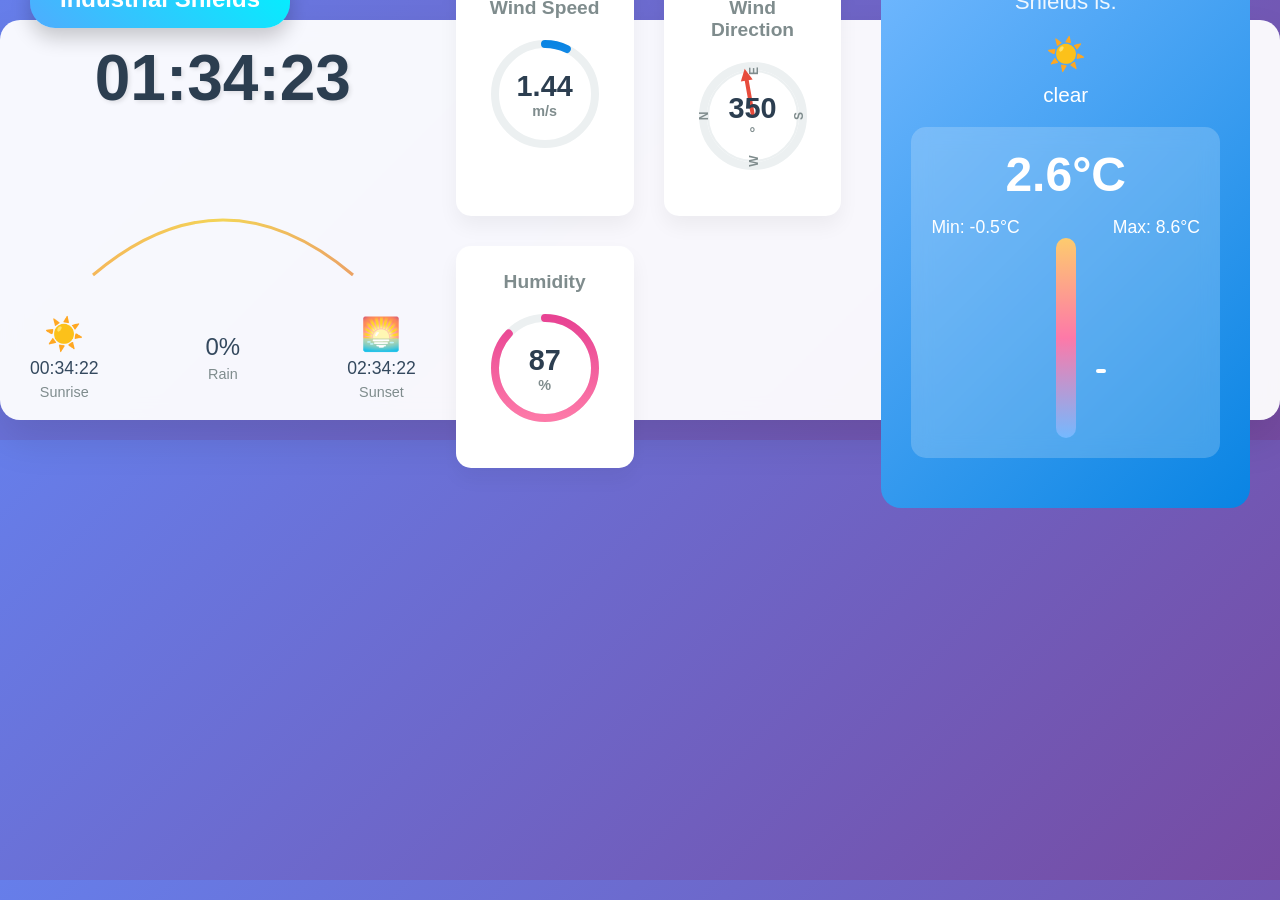
<file: grokchange.html>
<!--- the one api use  for few row -->

<!DOCTYPE html>
<html lang="en">
<head>
    <meta charset="UTF-8">
    <meta name="viewport" content="width=device-width, initial-scale=1.0">
    <title>Industrial Shields Weather Dashboard</title>
    <style>
        * {
            margin: 0;
            padding: 0;
            box-sizing: border-box;
        }

        body {
            font-family: 'Segoe UI', Tahoma, Geneva, Verdana, sans-serif;
            background: linear-gradient(135deg, #667eea 0%, #764ba2 100%);
            margin: 0;
            padding: 20px 0;
        }

        .weather-dashboard {
            width: 100%;
            max-width: 1400px;
            margin: 0 auto;
            background: rgba(255, 255, 255, 0.95);
            border-radius: 20px;
            padding: 30px;
            box-shadow: 0 20px 40px rgba(0, 0, 0, 0.1);
            backdrop-filter: blur(10px);
            height: 400px;
            display: flex;
            align-items: center;
            justify-content: space-between;
            gap: 40px;
        }

        .header {
            position: absolute;
            top: -50px;
            left: 30px;
            background: linear-gradient(45deg, #4facfe 0%, #00f2fe 100%);
            color: white;
            padding: 15px 30px;
            border-radius: 25px;
            font-size: 24px;
            font-weight: bold;
            box-shadow: 0 10px 20px rgba(0, 0, 0, 0.2);
        }

        .time-section {
            flex: 1;
            text-align: center;
            position: relative;
        }

        .current-time {
            font-size: 4rem;
            font-weight: bold;
            color: #2c3e50;
            margin-bottom: 30px;
            text-shadow: 2px 2px 4px rgba(0, 0, 0, 0.1);
        }

        .sun-path {
            position: relative;
            width: 300px;
            height: 150px;
            margin: 0 auto;
        }

        .sun-path svg {
            width: 100%;
            height: 100%;
        }

        .sun-times {
            display: flex;
            justify-content: space-between;
            align-items: center;
            margin-top: 20px;
            font-size: 1.1rem;
            color: #34495e;
        }

        .sun-time {
            display: flex;
            flex-direction: column;
            align-items: center;
            gap: 5px;
        }

        .weather-metrics {
            flex: 1;
            display: grid;
            grid-template-columns: 1fr 1fr;
            gap: 30px;
        }

        .metric-card {
            background: white;
            border-radius: 15px;
            padding: 25px;
            box-shadow: 0 10px 20px rgba(0, 0, 0, 0.05);
            text-align: center;
            transition: transform 0.3s ease, box-shadow 0.3s ease;
        }

        .metric-card:hover {
            transform: translateY(-5px);
            box-shadow: 0 15px 30px rgba(0, 0, 0, 0.1);
        }

        .metric-title {
            font-size: 1.2rem;
            color: #7f8c8d;
            margin-bottom: 15px;
            font-weight: 600;
        }

        .gauge {
            position: relative;
            width: 120px;
            height: 120px;
            margin: 0 auto 15px;
        }

        .gauge svg {
            width: 100%;
            height: 100%;
            transform: rotate(-90deg);
        }

        .gauge-bg {
            fill: none;
            stroke: #ecf0f1;
            stroke-width: 8;
        }

        .gauge-fill {
            fill: none;
            stroke-width: 8;
            stroke-linecap: round;
            transition: stroke-dashoffset 1s ease;
        }

        .gauge-value {
            position: absolute;
            top: 50%;
            left: 50%;
            transform: translate(-50%, -50%);
            font-size: 1.8rem;
            font-weight: bold;
            color: #2c3e50;
        }

        .gauge-unit {
            font-size: 0.9rem;
            color: #7f8c8d;
        }

        .wind-direction-indicator {
            position: absolute;
            top: 50%;
            left: 50%;
            width: 4px;
            height: 40px;
            background: #e74c3c;
            transform-origin: bottom center;
            border-radius: 2px;
            transition: transform 1s ease;
        }

        .wind-direction-indicator::before {
            content: '';
            position: absolute;
            top: -8px;
            left: -4px;
            border-left: 6px solid transparent;
            border-right: 6px solid transparent;
            border-bottom: 12px solid #e74c3c;
        }

        .weather-info {
            flex: 0.8;
            background: linear-gradient(135deg, #74b9ff, #0984e3);
            border-radius: 20px;
            padding: 30px;
            color: white;
            text-align: center;
        }

        .weather-status {
            font-size: 1.4rem;
            margin-bottom: 20px;
            opacity: 0.9;
        }

        .temperature-display {
            background: rgba(255, 255, 255, 0.2);
            border-radius: 15px;
            padding: 20px;
            margin: 20px 0;
            backdrop-filter: blur(10px);
        }

        .current-temp {
            font-size: 3rem;
            font-weight: bold;
            margin-bottom: 10px;
        }

        .temp-range {
            display: flex;
            justify-content: space-between;
            font-size: 1.1rem;
            margin-top: 15px;
        }

        .temp-bar {
            width: 20px;
            height: 200px;
            background: linear-gradient(to top, #74b9ff 0%, #fd79a8 50%, #fdcb6e 100%);
            border-radius: 10px;
            position: relative;
            margin: 0 auto;
        }

        .temp-indicator {
            position: absolute;
            right: -30px;
            width: 10px;
            height: 4px;
            background: white;
            border-radius: 2px;
            transition: top 1s ease;
        }

        .humidity-gradient {
            stroke: url(#humidityGradient);
        }

        .wind-speed-gradient {
            stroke: url(#windGradient);
        }

        @keyframes pulse {
            0%, 100% { transform: scale(1); }
            50% { transform: scale(1.05); }
        }

        .metric-card:hover {
            animation: pulse 2s infinite;
        }

        @media (max-width: 1200px) {
            .weather-dashboard {
                flex-direction: column;
                height: auto;
                gap: 30px;
            }
            
            .weather-metrics {
                grid-template-columns: repeat(auto-fit, minmax(200px, 1fr));
            }
        }
    </style>
</head>
<body>
    <div class="weather-dashboard">
        <div class="header">Industrial Shields</div>
        
        <div class="time-section">
            <div class="current-time" id="currentTime">16:39:00</div>
            
            <div class="sun-path">
                <svg viewBox="0 0 300 150">
                    <defs>
                        <linearGradient id="sunPathGradient" x1="0%" y1="0%" x2="100%" y2="0%">
                            <stop offset="0%" style="stop-color:#f39c12;stop-opacity:1" />
                            <stop offset="50%" style="stop-color:#f1c40f;stop-opacity:1" />
                            <stop offset="100%" style="stop-color:#e67e22;stop-opacity:1" />
                        </linearGradient>
                    </defs>
                    <path d="M 20 130 Q 150 20 280 130" stroke="url(#sunPathGradient)" stroke-width="3" fill="none" opacity="0.7"/>
                    <circle id="sunPosition" r="8" fill="#f39c12" cx="150" cy="75">
                        <animateMotion dur="30s" repeatCount="indefinite">
                            <mpath href="#sunPath"/>
                        </animateMotion>
                    </circle>
                    <path id="sunPath" d="M 20 130 Q 150 20 280 130" stroke="none" fill="none"/>
                </svg>
            </div>
            
            <div class="sun-times">
                <div class="sun-time">
                    <div style="font-size: 2rem;">☀️</div>
                    <div id="sunriseTime">06:00:00</div>
                    <div style="font-size: 0.9rem; color: #7f8c8d;">Sunrise</div>
                </div>
                <div class="sun-time">
                    <div style="font-size: 1.5rem;" id="rainChance">0%</div>
                    <div style="font-size: 0.9rem; color: #7f8c8d;">Rain</div>
                </div>
                <div class="sun-time">
                    <div style="font-size: 2rem;">🌅</div>
                    <div id="sunsetTime">18:00:00</div>
                    <div style="font-size: 0.9rem; color: #7f8c8d;">Sunset</div>
                </div>
            </div>
        </div>

        <div class="weather-metrics">
            <div class="metric-card">
                <div class="metric-title">Wind Speed</div>
                <div class="gauge">
                    <svg viewBox="0 0 120 120">
                        <defs>
                            <linearGradient id="windGradient" x1="0%" y1="0%" x2="100%" y2="0%">
                                <stop offset="0%" style="stop-color:#74b9ff;stop-opacity:1" />
                                <stop offset="100%" style="stop-color:#0984e3;stop-opacity:1" />
                            </linearGradient>
                        </defs>
                        <circle cx="60" cy="60" r="50" class="gauge-bg"/>
                        <circle cx="60" cy="60" r="50" class="gauge-fill wind-speed-gradient" 
                                stroke-dasharray="314" stroke-dashoffset="310" id="windSpeedGauge"/>
                    </svg>
                    <div class="gauge-value">
                        <span id="windSpeedValue">1.44</span>
                        <div class="gauge-unit">m/s</div>
                    </div>
                </div>
            </div>

            <div class="metric-card">
                <div class="metric-title">Wind Direction</div>
                <div class="gauge">
                    <svg viewBox="0 0 120 120">
                        <circle cx="60" cy="60" r="50" class="gauge-bg"/>
                        <circle cx="60" cy="60" r="45" fill="none" stroke="#ecf0f1" stroke-width="2"/>
                        <text x="60" y="15" text-anchor="middle" fill="#7f8c8d" font-size="12" font-weight="bold">N</text>
                        <text x="105" y="65" text-anchor="middle" fill="#7f8c8d" font-size="12" font-weight="bold">E</text>
                        <text x="60" y="110" text-anchor="middle" fill="#7f8c8d" font-size="12" font-weight="bold">S</text>
                        <text x="15" y="65" text-anchor="middle" fill="#7f8c8d" font-size="12" font-weight="bold">W</text>
                    </svg>
                    <div class="wind-direction-indicator" id="windDirectionArrow"></div>
                    <div class="gauge-value">
                        <span id="windDirectionValue">350</span>
                        <div class="gauge-unit">°</div>
                    </div>
                </div>
            </div>

            <div class="metric-card">
                <div class="metric-title">Humidity</div>
                <div class="gauge">
                    <svg viewBox="0 0 120 120">
                        <defs>
                            <linearGradient id="humidityGradient" x1="0%" y1="0%" x2="100%" y2="0%">
                                <stop offset="0%" style="stop-color:#fd79a8;stop-opacity:1" />
                                <stop offset="100%" style="stop-color:#e84393;stop-opacity:1" />
                            </linearGradient>
                        </defs>
                        <circle cx="60" cy="60" r="50" class="gauge-bg"/>
                        <circle cx="60" cy="60" r="50" class="gauge-fill humidity-gradient" 
                                stroke-dasharray="314" stroke-dashoffset="87" id="humidityGauge"/>
                    </svg>
                    <div class="gauge-value">
                        <span id="humidityValue">87</span>
                        <div class="gauge-unit">%</div>
                    </div>
                </div>
            </div>
        </div>

        <div class="weather-info">
            <div class="weather-status">The weather in Industrial Shields is:</div>
            <div style="font-size: 2rem; margin: 10px 0;" id="weatherIcon">☀️</div>
            <div style="font-size: 1.3rem; margin-bottom: 20px;" id="weatherDescription">Clear Sky</div>
            
            <div class="temperature-display">
                <div class="current-temp" id="currentTemp">2.6°C</div>
                <div class="temp-range">
                    <div>Min: <span id="minTemp">-0.5°C</span></div>
                    <div>Max: <span id="maxTemp">8.6°C</span></div>
                </div>
                <div class="temp-bar">
                    <div class="temp-indicator" id="tempIndicator"></div>
                </div>
            </div>
        </div>
    </div>

    <script>
        // Function to update the time display (adjusted for +08 timezone)
        function updateTime() {
            const now = new Date();
            const timeString = now.toLocaleTimeString('en-US', { 
                hour12: false,
                hour: '2-digit',
                minute: '2-digit',
                second: '2-digit',
                timeZone: 'Asia/Shanghai' // Adjust for +08 timezone
            });
            document.getElementById('currentTime').textContent = timeString;
        }

        // Function to update gauge displays
        function updateGauge(gaugeId, value, maxValue = 100) {
            const gauge = document.getElementById(gaugeId);
            const circumference = 314; // 2 * π * 50
            const offset = circumference - (value / maxValue) * circumference;
            gauge.style.strokeDashoffset = offset;
        }

        // Function to update wind direction arrow
        function updateWindDirection(degrees) {
            const arrow = document.getElementById('windDirectionArrow');
            arrow.style.transform = `translate(-50%, -100%) rotate(${degrees}deg)`;
        }

        // Function to update temperature indicator position
        function updateTemperatureIndicator(temp, minTemp, maxTemp) {
            const indicator = document.getElementById('tempIndicator');
            const range = maxTemp - minTemp;
            const position = ((temp - minTemp) / range) * 200;
            const topPosition = 200 - position;
            indicator.style.top = `${Math.max(0, Math.min(200, topPosition))}px`;
        }

        // Function to map weather condition to icon
        function getWeatherIcon(condition) {
            const conditionLower = condition.toLowerCase();
            if (conditionLower.includes('clear')) return '☀️';
            if (conditionLower.includes('cloud')) return '☁️';
            if (conditionLower.includes('rain')) return '🌧️';
            if (conditionLower.includes('snow')) return '❄️';
            if (conditionLower.includes('thunder')) return '⛈️';
            if (conditionLower.includes('mist') || conditionLower.includes('fog')) return '🌫️';
            return '🌤️';
        }

        // Function to update all weather data on the dashboard
        function updateWeatherData(data) {
            // Update temperature
            document.getElementById('currentTemp').textContent = `${data.temperature.toFixed(1)}°C`;
            document.getElementById('minTemp').textContent = `${data.minTemp.toFixed(1)}°C`;
            document.getElementById('maxTemp').textContent = `${data.maxTemp.toFixed(1)}°C`;
            updateTemperatureIndicator(data.temperature, data.minTemp, data.maxTemp);

            // Update humidity
            document.getElementById('humidityValue').textContent = data.humidity;
            updateGauge('humidityGauge', data.humidity);

            // Update wind speed
            document.getElementById('windSpeedValue').textContent = data.windSpeed.toFixed(2);
            updateGauge('windSpeedGauge', data.windSpeed, 20); // Max wind speed 20 m/s

            // Update wind direction
            document.getElementById('windDirectionValue').textContent = data.windDirection;
            updateWindDirection(data.windDirection);

            // Update weather description and icon
            document.getElementById('weatherDescription').textContent = data.weatherCondition;
            document.getElementById('weatherIcon').textContent = getWeatherIcon(data.weatherCondition);

            // Update sunrise and sunset times
            document.getElementById('sunriseTime').textContent = new Date(data.sunrise * 1000).toLocaleTimeString('en-US', { 
                hour12: false, 
                timeZone: 'Asia/Shanghai' 
            });
            document.getElementById('sunsetTime').textContent = new Date(data.sunset * 1000).toLocaleTimeString('en-US', { 
                hour12: false, 
                timeZone: 'Asia/Shanghai' 
            });

            // Update rain chance (if available)
            document.getElementById('rainChance').textContent = data.rainChance ? `${data.rainChance}%` : '0%';
        }

        // Function to fetch data from OpenWeatherMap API
        async function fetchWeatherData() {
            try {

                const apiKey = '3e08267a6a1d9c62c0195fe25593f4af';
                // Specify location (replace with actual coordinates for Industrial Shields)
                // Example coordinates (default to a generic location; replace with actual lat/lon)
                const lat = 39.9042; // Example: Beijing latitude
                const lon = 116.4074; // Example: Beijing longitude
                const url = `https://api.openweathermap.org/data/2.5/weather?lat=${lat}&lon=${lon}&appid=${apiKey}&units=metric`;
                
                // Alternative: Use city name (uncomment if you have a valid city name)
                // const city = 'Industrial Shields'; // Replace with actual city name if known
                // const url = `https://api.openweathermap.org/data/2.5/weather?q=${city}&appid=${apiKey}&units=metric`;
                
                const response = await fetch(url);
                if (!response.ok) {
                    throw new Error(`HTTP error! status: ${response.status}`);
                }
                const apiData = await response.json();

                const data = {
                    temperature: apiData.main.temp,
                    minTemp: apiData.main.temp_min,
                    maxTemp: apiData.main.temp_max,
                    humidity: apiData.main.humidity,
                    windSpeed: apiData.wind.speed,
                    windDirection: apiData.wind.deg,
                    weatherCondition: apiData.weather[0].description,
                    location: apiData.name,
                    sunrise: apiData.sys.sunrise,
                    sunset: apiData.sys.sunset,
                    rainChance: apiData.rain ? (apiData.rain['1h'] || 0) * 100 : 0 // Approximate rain chance
                };

                updateWeatherData(data);
            } catch (error) {
                console.error('Error fetching weather data:', error);
                // Fallback to sample data
                const sampleApiData = {/// error give alll zero , like pyuthon rmse
                    temperature: 2.6,
                    minTemp: -0.5,
                    maxTemp: 8.6,
                    humidity: 87,
                    windSpeed: 1.44,
                    windDirection: 350,
                    weatherCondition: 'clear',
                    location: 'Industrial Shields',
                    sunrise: Math.floor(Date.now() / 1000) - 3600, // 1 hour ago
                    sunset: Math.floor(Date.now() / 1000) + 3600,  // 1 hour from now
                    rainChance: 0
                };
                updateWeatherData(sampleApiData);
            }
        }

        // Initialize the dashboard
        function initDashboard() {
            updateTime();
            fetchWeatherData();
            
            // Update time every second
            setInterval(updateTime, 1000);
            
            // Update weather data every 5 minutes (300,000 ms)
            setInterval(fetchWeatherData, 300000);
        }

        // Start the dashboard when page loads
        window.addEventListener('load', initDashboard);
    </script>
</body>
</html>
</file>
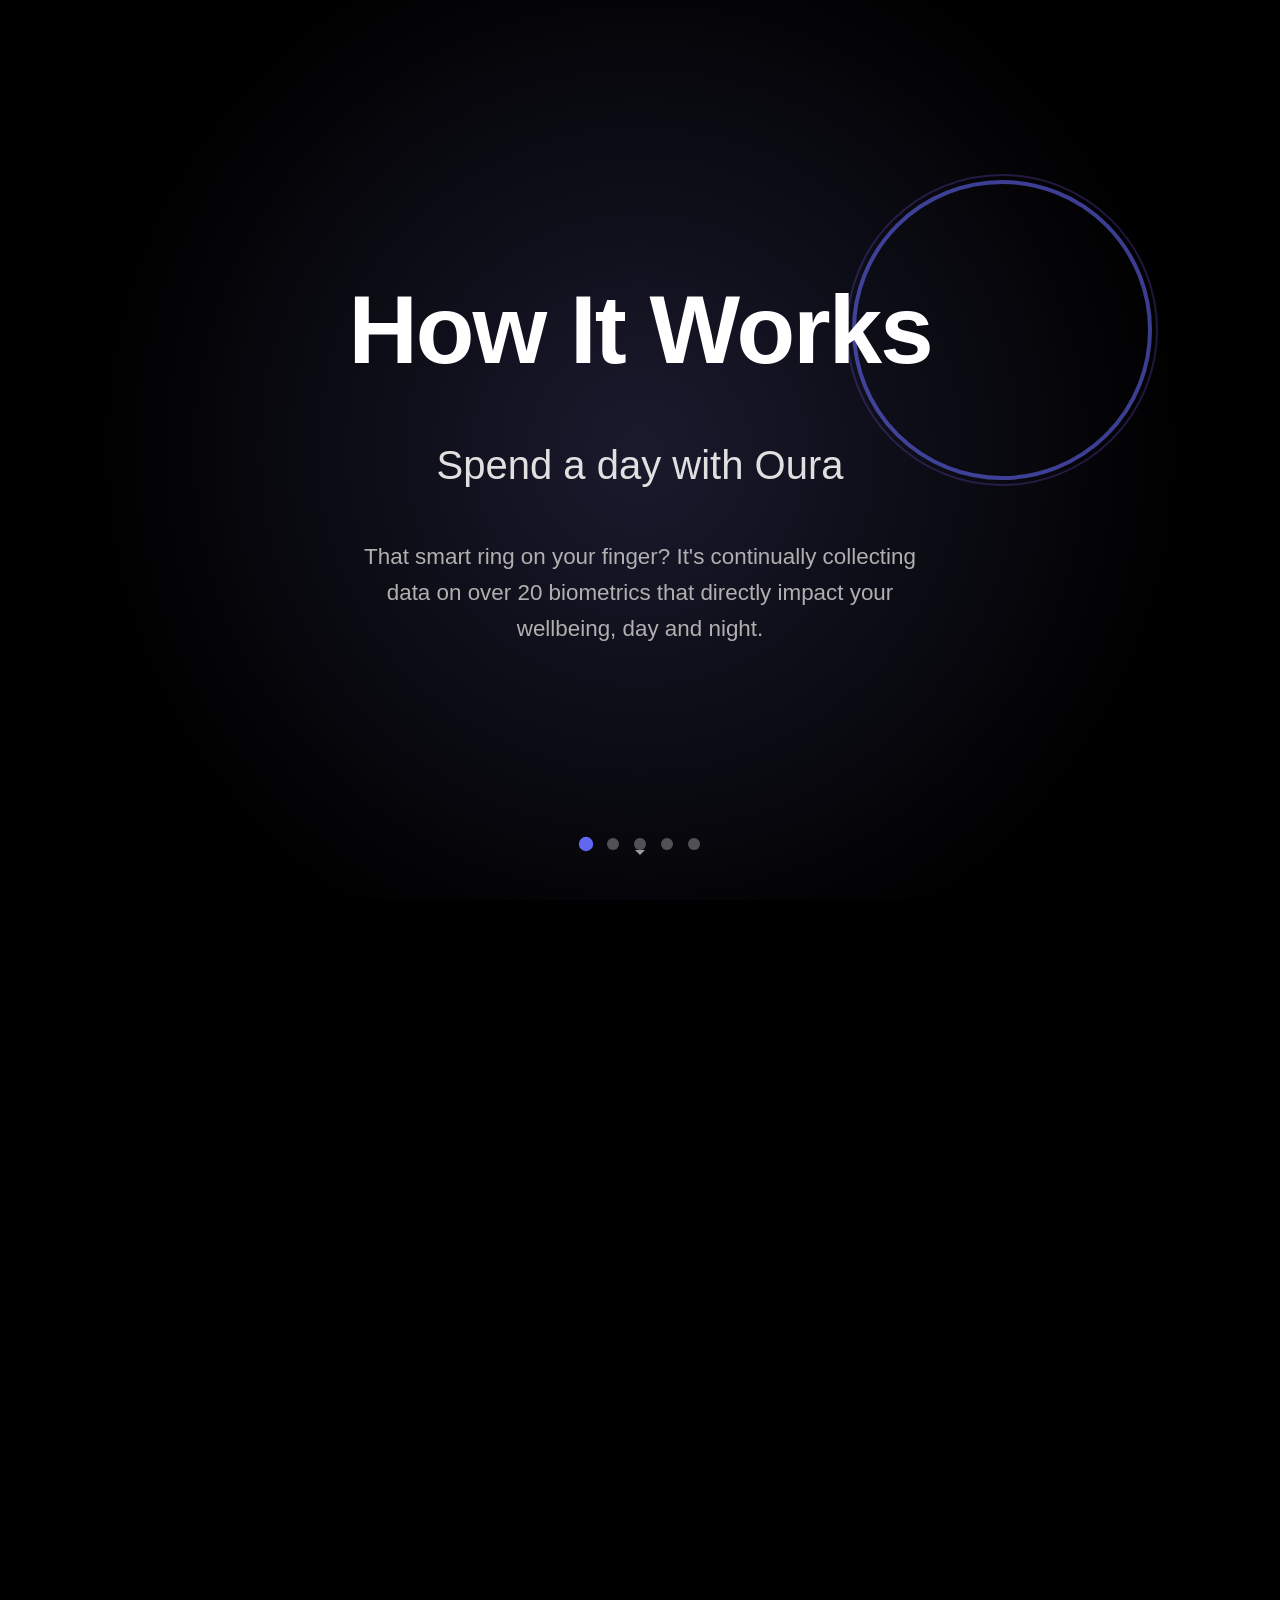
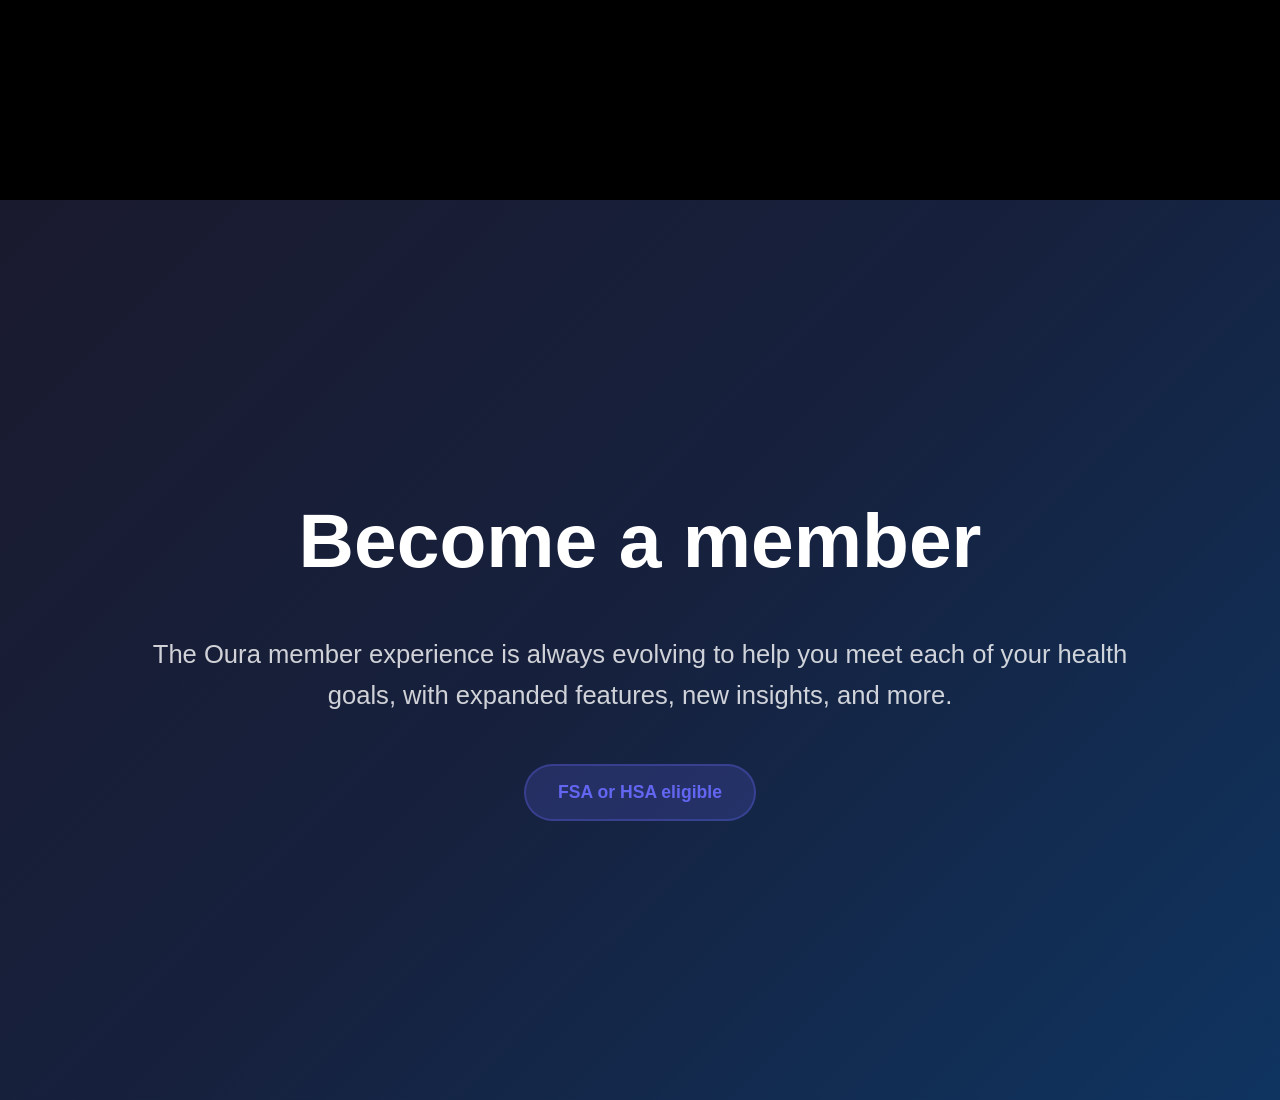
<file: oura_how_it_worknewests.html>
<!DOCTYPE html>
<html lang="en">
<head>
    <meta charset="UTF-8">
    <meta name="viewport" content="width=device-width, initial-scale=1.0">
    <title>How It Works - Smart Ring Health Tracking</title>
    <style>
        * {
            margin: 0;
            padding: 0;
            box-sizing: border-box;
        }

        body {
            font-family: 'SF Pro Display', -apple-system, BlinkMacSystemFont, 'Segoe UI', Roboto, sans-serif;
            line-height: 1.6;
            color: #1a1a1a;
            background: #000;
            overflow-x: hidden;
        }

        .hero-section {
            height: 100vh;
            background: radial-gradient(circle at center, #1a1a2e 0%, #000000 70%);
            display: flex;
            align-items: center;
            justify-content: center;
            text-align: center;
            position: relative;
            overflow: hidden;
        }

        .hero-content {
            z-index: 10;
            max-width: 800px;
            padding: 0 20px;
            transform: translateY(30px);
            opacity: 0;
            animation: fadeInUp 1.5s ease-out 0.5s forwards;
        }

        .hero-title {
            font-size: clamp(3rem, 8vw, 6rem);
            font-weight: 700;
            color: #fff;
            margin-bottom: 2rem;
            letter-spacing: -0.02em;
        }

        .hero-subtitle {
            font-size: clamp(1.5rem, 4vw, 2.5rem);
            font-weight: 300;
            color: #e0e0e0;
            margin-bottom: 3rem;
            line-height: 1.3;
        }

        .hero-description {
            font-size: clamp(1.1rem, 2.5vw, 1.4rem);
            color: #b0b0b0;
            max-width: 600px;
            margin: 0 auto;
            line-height: 1.6;
        }

        /* 浮动的环形动画 */
        .floating-ring {
            position: absolute;
            width: 300px;
            height: 300px;
            border: 4px solid #6366f1;
            border-radius: 50%;
            top: 20%;
            right: 10%;
            opacity: 0.6;
            animation: float 6s ease-in-out infinite;
        }

        .floating-ring::before {
            content: '';
            position: absolute;
            top: -10px;
            left: -10px;
            right: -10px;
            bottom: -10px;
            border: 2px solid #8b5cf6;
            border-radius: 50%;
            opacity: 0.4;
            animation: pulse 4s ease-in-out infinite;
        }

        /* 主要内容区域 - 固定在一个viewport内 */
        .main-content {
            height: 100vh;
            position: relative;
            overflow: hidden;
        }

        /* 所有章节叠加在同一位置 */
        .content-section {
            position: absolute;
            top: 0;
            left: 0;
            width: 100%;
            height: 100vh;
            display: flex;
            align-items: center;
            padding: 100px 20px;
            opacity: 0;
            transform: translateY(50px);
            transition: all 1s cubic-bezier(0.4, 0, 0.2, 1);
        }

        .content-section.active {
            opacity: 1;
            transform: translateY(0);
        }

        .section-dark {
            background: linear-gradient(135deg, #0f0f23 0%, #1a1a2e 100%);
        }

        .section-gradient {
            background: linear-gradient(135deg, #667eea 0%, #764ba2 100%);
        }

        .section-purple {
            background: linear-gradient(135deg, #8b5cf6 0%, #6366f1 100%);
        }

        .section-blue {
            background: linear-gradient(135deg, #06b6d4 0%, #3b82f6 100%);
        }

        .section-green {
            background: linear-gradient(135deg, #10b981 0%, #059669 100%);
        }

        .section-container {
            max-width: 1400px;
            margin: 0 auto;
            display: grid;
            grid-template-columns: 1fr 1fr;
            gap: 100px;
            align-items: center;
        }

        .section-content {
            opacity: 0;
            transform: translateX(-50px);
            transition: all 0.8s ease-out 0.3s;
        }

        .content-section.active .section-content {
            opacity: 1;
            transform: translateX(0);
        }

        .section-visual {
            opacity: 0;
            transform: translateX(50px);
            transition: all 0.8s ease-out 0.5s;
        }

        .content-section.active .section-visual {
            opacity: 1;
            transform: translateX(0);
        }

        .section-title {
            font-size: clamp(2.5rem, 5vw, 4rem);
            font-weight: 700;
            color: #fff;
            margin-bottom: 2rem;
            line-height: 1.2;
        }

        .section-description {
            font-size: clamp(1.2rem, 2.5vw, 1.5rem);
            color: rgba(255, 255, 255, 0.9);
            line-height: 1.6;
            margin-bottom: 2rem;
        }

        .section-features {
            list-style: none;
            margin-top: 2rem;
        }

        .section-features li {
            padding: 1rem 0;
            font-size: 1.2rem;
            color: rgba(255, 255, 255, 0.8);
            border-bottom: 1px solid rgba(255, 255, 255, 0.1);
            transition: all 0.3s ease;
            opacity: 0;
            transform: translateY(20px);
        }

        .content-section.active .section-features li {
            opacity: 1;
            transform: translateY(0);
        }

        .content-section.active .section-features li:nth-child(1) { transition-delay: 0.8s; }
        .content-section.active .section-features li:nth-child(2) { transition-delay: 0.9s; }
        .content-section.active .section-features li:nth-child(3) { transition-delay: 1.0s; }
        .content-section.active .section-features li:nth-child(4) { transition-delay: 1.1s; }

        .section-features li:hover {
            color: #fff;
            padding-left: 20px;
        }

        /* 视觉元素 */
        .visual-element {
            position: relative;
            height: 400px;
            background: rgba(255, 255, 255, 0.1);
            border-radius: 20px;
            backdrop-filter: blur(10px);
            border: 1px solid rgba(255, 255, 255, 0.2);
            display: flex;
            align-items: center;
            justify-content: center;
            overflow: hidden;
        }

        .ring-visualization {
            width: 200px;
            height: 200px;
            border: 8px solid #fff;
            border-radius: 50%;
            position: relative;
        }

        .content-section.active .ring-visualization {
            animation: rotate 10s linear infinite;
        }

        .ring-visualization::before {
            content: '';
            position: absolute;
            top: -4px;
            left: -4px;
            right: -4px;
            bottom: -4px;
            border: 4px solid rgba(99, 102, 241, 0.5);
            border-radius: 50%;
        }

        .content-section.active .ring-visualization::before {
            animation: pulse 3s ease-in-out infinite;
        }

        .data-points {
            position: absolute;
            width: 100%;
            height: 100%;
        }

        .data-point {
            position: absolute;
            width: 12px;
            height: 12px;
            background: #6366f1;
            border-radius: 50%;
            opacity: 0;
        }

        .content-section.active .data-point {
            animation: dataPoint 4s ease-in-out infinite;
        }

        .data-point:nth-child(1) { top: 10%; left: 50%; animation-delay: 0s; }
        .data-point:nth-child(2) { top: 50%; right: 10%; animation-delay: 0.5s; }
        .data-point:nth-child(3) { bottom: 10%; left: 50%; animation-delay: 1s; }
        .data-point:nth-child(4) { top: 50%; left: 10%; animation-delay: 1.5s; }

        /* 成员部分 */
        .membership-section {
            height: 100vh;
            background: linear-gradient(135deg, #1a1a2e 0%, #16213e 50%, #0f3460 100%);
            display: flex;
            align-items: center;
            padding: 100px 20px;
            text-align: center;
        }

        .membership-container {
            max-width: 1000px;
            margin: 0 auto;
        }

        .membership-title {
            font-size: clamp(3rem, 6vw, 5rem);
            font-weight: 700;
            color: #fff;
            margin-bottom: 2rem;
        }

        .membership-description {
            font-size: clamp(1.2rem, 3vw, 1.6rem);
            color: rgba(255, 255, 255, 0.8);
            margin-bottom: 3rem;
            line-height: 1.6;
        }

        .membership-badge {
            display: inline-block;
            background: rgba(99, 102, 241, 0.2);
            color: #6366f1;
            padding: 0.8rem 2rem;
            border-radius: 50px;
            font-weight: 600;
            font-size: 1.1rem;
            border: 2px solid rgba(99, 102, 241, 0.3);
        }

        /* 进度指示器 */
        .progress-indicator {
            position: fixed;
            bottom: 50px;
            left: 50%;
            transform: translateX(-50%);
            display: flex;
            gap: 15px;
            z-index: 100;
        }

        .progress-dot {
            width: 12px;
            height: 12px;
            border-radius: 50%;
            background: rgba(255, 255, 255, 0.3);
            cursor: pointer;
            transition: all 0.3s ease;
        }

        .progress-dot.active {
            background: #6366f1;
            transform: scale(1.2);
        }

        /* 响应式设计 */
        @media (max-width: 768px) {
            .section-container {
                grid-template-columns: 1fr;
                gap: 50px;
                text-align: center;
            }
            
            .floating-ring {
                display: none;
            }
            
            .section-content {
                transform: translateY(30px);
            }
            
            .content-section.active .section-content {
                transform: translateY(0);
            }
            
            .section-visual {
                transform: translateY(30px);
                order: -1;
            }
            
            .content-section.active .section-visual {
                transform: translateY(0);
            }
        }

        /* 动画关键帧 */
        @keyframes fadeInUp {
            to {
                opacity: 1;
                transform: translateY(0);
            }
        }

        @keyframes float {
            0%, 100% { transform: translateY(0) rotate(0deg); }
            50% { transform: translateY(-20px) rotate(180deg); }
        }

        @keyframes pulse {
            0%, 100% { transform: scale(1); opacity: 0.6; }
            50% { transform: scale(1.1); opacity: 0.8; }
        }

        @keyframes rotate {
            from { transform: rotate(0deg); }
            to { transform: rotate(360deg); }
        }

        @keyframes dataPoint {
            0%, 100% { transform: scale(1) translateY(0); opacity: 0.7; }
            50% { transform: scale(1.5) translateY(-10px); opacity: 1; }
        }

        /* 滚动指示器 */
        .scroll-indicator {
            position: absolute;
            bottom: 2rem;
            left: 50%;
            transform: translateX(-50%);
            color: rgba(255, 255, 255, 0.6);
            animation: bounce 2s infinite;
            cursor: pointer;
        }

        @keyframes bounce {
            0%, 20%, 50%, 80%, 100% { transform: translateX(-50%) translateY(0); }
            40% { transform: translateX(-50%) translateY(-10px); }
            60% { transform: translateX(-50%) translateY(-5px); }
        }
    </style>
</head>
<body>
    <!-- Hero Section -->
    <section class="hero-section">
        <div class="floating-ring"></div>
        <div class="hero-content">
            <h1 class="hero-title">How It Works</h1>
            <h2 class="hero-subtitle">Spend a day with Oura</h2>
            <p class="hero-description">
                That smart ring on your finger? It's continually collecting data on over 20 biometrics 
                that directly impact your wellbeing, day and night.
            </p>
        </div>
        <div class="scroll-indicator" onclick="startShowcase()">
            <svg width="24" height="24" viewBox="0 0 24 24" fill="currentColor">
                <path d="M7 14l5 5 5-5z"/>
            </svg>
        </div>
    </section>

    <!-- 主要内容区域 - 所有sections叠加在同一位置 -->
    <div class="main-content">
        <!-- Wake Up Section -->
        <section class="content-section section-dark" data-index="0">
            <div class="section-container">
                <div class="section-content">
                    <h2 class="section-title">Wake up rested</h2>
                    <p class="section-description">
                        Check your daily Readiness and Sleep Scores in the Oura App to clearly understand 
                        if you're ready to get after it or if you should get back in bed.
                    </p>
                    <ul class="section-features">
                        <li>Personalized sleep insights</li>
                        <li>Daily readiness scores</li>
                        <li>Sleep quality analysis</li>
                        <li>Recovery recommendations</li>
                    </ul>
                </div>
                <div class="section-visual">
                    <div class="visual-element">
                        <div class="ring-visualization">
                            <div class="data-points">
                                <div class="data-point"></div>
                                <div class="data-point"></div>
                                <div class="data-point"></div>
                                <div class="data-point"></div>
                            </div>
                        </div>
                    </div>
                </div>
            </div>
        </section>

        <!-- Activity Section -->
        <section class="content-section section-gradient" data-index="1">
            <div class="section-container">
                <div class="section-visual">
                    <div class="visual-element">
                        <div class="ring-visualization">
                            <div class="data-points">
                                <div class="data-point"></div>
                                <div class="data-point"></div>
                                <div class="data-point"></div>
                                <div class="data-point"></div>
                            </div>
                        </div>
                    </div>
                </div>
                <div class="section-content">
                    <h2 class="section-title">Ready, set, get going</h2>
                    <p class="section-description">
                        From running to rowing, Oura tracks your daily movement to help you achieve your goals. 
                        You're not in it alone — share your daily scores and achievements with your community in Oura Circles.
                    </p>
                    <ul class="section-features">
                        <li>Activity tracking</li>
                        <li>Movement goals</li>
                        <li>Community sharing</li>
                        <li>Progress insights</li>
                    </ul>
                </div>
            </div>
        </section>

        <!-- Balance Section -->
        <section class="content-section section-purple" data-index="2">
            <div class="section-container">
                <div class="section-content">
                    <h2 class="section-title">Find balance in your day</h2>
                    <p class="section-description">
                        Oura detects and guides you through moments of stress to help you find balance in your day-to-day.
                    </p>
                    <ul class="section-features">
                        <li>Stress detection</li>
                        <li>Guided breathing</li>
                        <li>Balance insights</li>
                        <li>Mindfulness reminders</li>
                    </ul>
                </div>
                <div class="section-visual">
                    <div class="visual-element">
                        <div class="ring-visualization">
                            <div class="data-points">
                                <div class="data-point"></div>
                                <div class="data-point"></div>
                                <div class="data-point"></div>
                                <div class="data-point"></div>
                            </div>
                        </div>
                    </div>
                </div>
            </div>
        </section>

        <!-- Rest Section -->
        <section class="content-section section-blue" data-index="3">
            <div class="section-container">
                <div class="section-visual">
                    <div class="visual-element">
                        <div class="ring-visualization">
                            <div class="data-points">
                                <div class="data-point"></div>
                                <div class="data-point"></div>
                                <div class="data-point"></div>
                                <div class="data-point"></div>
                            </div>
                        </div>
                    </div>
                </div>
                <div class="section-content">
                    <h2 class="section-title">Take a breather</h2>
                    <p class="section-description">
                        Oura helps you find and embrace restorative moments throughout your day.
                    </p>
                    <ul class="section-features">
                        <li>Restorative moments</li>
                        <li>Recovery tracking</li>
                        <li>Breathing exercises</li>
                        <li>Wellness guidance</li>
                    </ul>
                </div>
            </div>
        </section>

        <!-- Sleep Section -->
        <section class="content-section section-green" data-index="4">
            <div class="section-container">
                <div class="section-content">
                    <h2 class="section-title">Wind down</h2>
                    <p class="section-description">
                        When you go to sleep, Oura goes to work — translating your sleep data to define your 
                        optimal sleep schedule and spot areas for improvement.
                    </p>
                    <ul class="section-features">
                        <li>Sleep schedule optimization</li>
                        <li>Sleep pattern analysis</li>
                        <li>Improvement recommendations</li>
                        <li>Circadian rhythm tracking</li>
                    </ul>
                </div>
                <div class="section-visual">
                    <div class="visual-element">
                        <div class="ring-visualization">
                            <div class="data-points">
                                <div class="data-point"></div>
                                <div class="data-point"></div>
                                <div class="data-point"></div>
                                <div class="data-point"></div>
                            </div>
                        </div>
                    </div>
                </div>
            </div>
        </section>
    </div>

    <!-- 进度指示器 -->
    <div class="progress-indicator">
        <div class="progress-dot active" onclick="showSection(0)"></div>
        <div class="progress-dot" onclick="showSection(1)"></div>
        <div class="progress-dot" onclick="showSection(2)"></div>
        <div class="progress-dot" onclick="showSection(3)"></div>
        <div class="progress-dot" onclick="showSection(4)"></div>
    </div>

    <!-- Membership Section -->
    <section class="membership-section">
        <div class="membership-container">
            <h2 class="membership-title">Become a member</h2>
            <p class="membership-description">
                The Oura member experience is always evolving to help you meet each of your health goals, 
                with expanded features, new insights, and more.
            </p>
            <div class="membership-badge">FSA or HSA eligible</div>
        </div>
    </section>

    <script>
        let currentSectionIndex = 0;
        let isAutoPlaying = false;
        let autoPlayInterval;

        const sections = document.querySelectorAll('.content-section');
        const progressDots = document.querySelectorAll('.progress-dot');

        function showSection(index) {
            // 移除所有active类
            sections.forEach(section => section.classList.remove('active'));
            progressDots.forEach(dot => dot.classList.remove('active'));

            // 显示当前section
            sections[index].classList.add('active');
            progressDots[index].classList.add('active');

            currentSectionIndex = index;
        }

        function nextSection() {
            const nextIndex = (currentSectionIndex + 1) % sections.length;
            showSection(nextIndex);
        }

        function startShowcase() {
            // 滚动到main-content
            document.querySelector('.main-content').scrollIntoView({ 
                behavior: 'smooth' 
            });

            // 延迟开始自动播放
            setTimeout(() => {
                showSection(0);
                isAutoPlaying = true;
                
                autoPlayInterval = setInterval(() => {
                    if (isAutoPlaying) {
                        nextSection();
                    }
                }, 4000); // 每4秒切换一次
            }, 1000);
        }

        // 点击进度点时停止自动播放
        function handleDotClick(index) {
            isAutoPlaying = false;
            clearInterval(autoPlayInterval);
            showSection(index);
            
            // 3秒后恢复自动播放
            setTimeout(() => {
                isAutoPlaying = true;
                autoPlayInterval = setInterval(() => {
                    if (isAutoPlaying) {
                        nextSection();
                    }
                }, 4000);
            }, 3000);
        }

        // 绑定点击事件
        progressDots.forEach((dot, index) => {
            dot.addEventListener('click', () => handleDotClick(index));
        });

        // 检测滚动位置
        window.addEventListener('scroll', () => {
            const heroHeight = document.querySelector('.hero-section').offsetHeight;
            const mainContentTop = document.querySelector('.main-content').offsetTop;
            const scrollTop = window.pageYOffset;

            // 如果滚动到main-content区域且没有开始自动播放
            if (scrollTop >= heroHeight * 0.8 && !isAutoPlaying) {
                startShowcase();
            }
        });

        // 添加视差效果
        window.addEventListener('scroll', () => {
            const scrolled = window.pageYOffset;
            const parallax = document.querySelector('.floating-ring');
            if (parallax) {
                const speed = scrolled * 0.5;
                parallax.style.transform = `translateY(${speed}px) rotate(${scrolled * 0.1}deg)`;
            }
        });
    </script>
</body>
</html>
</file>
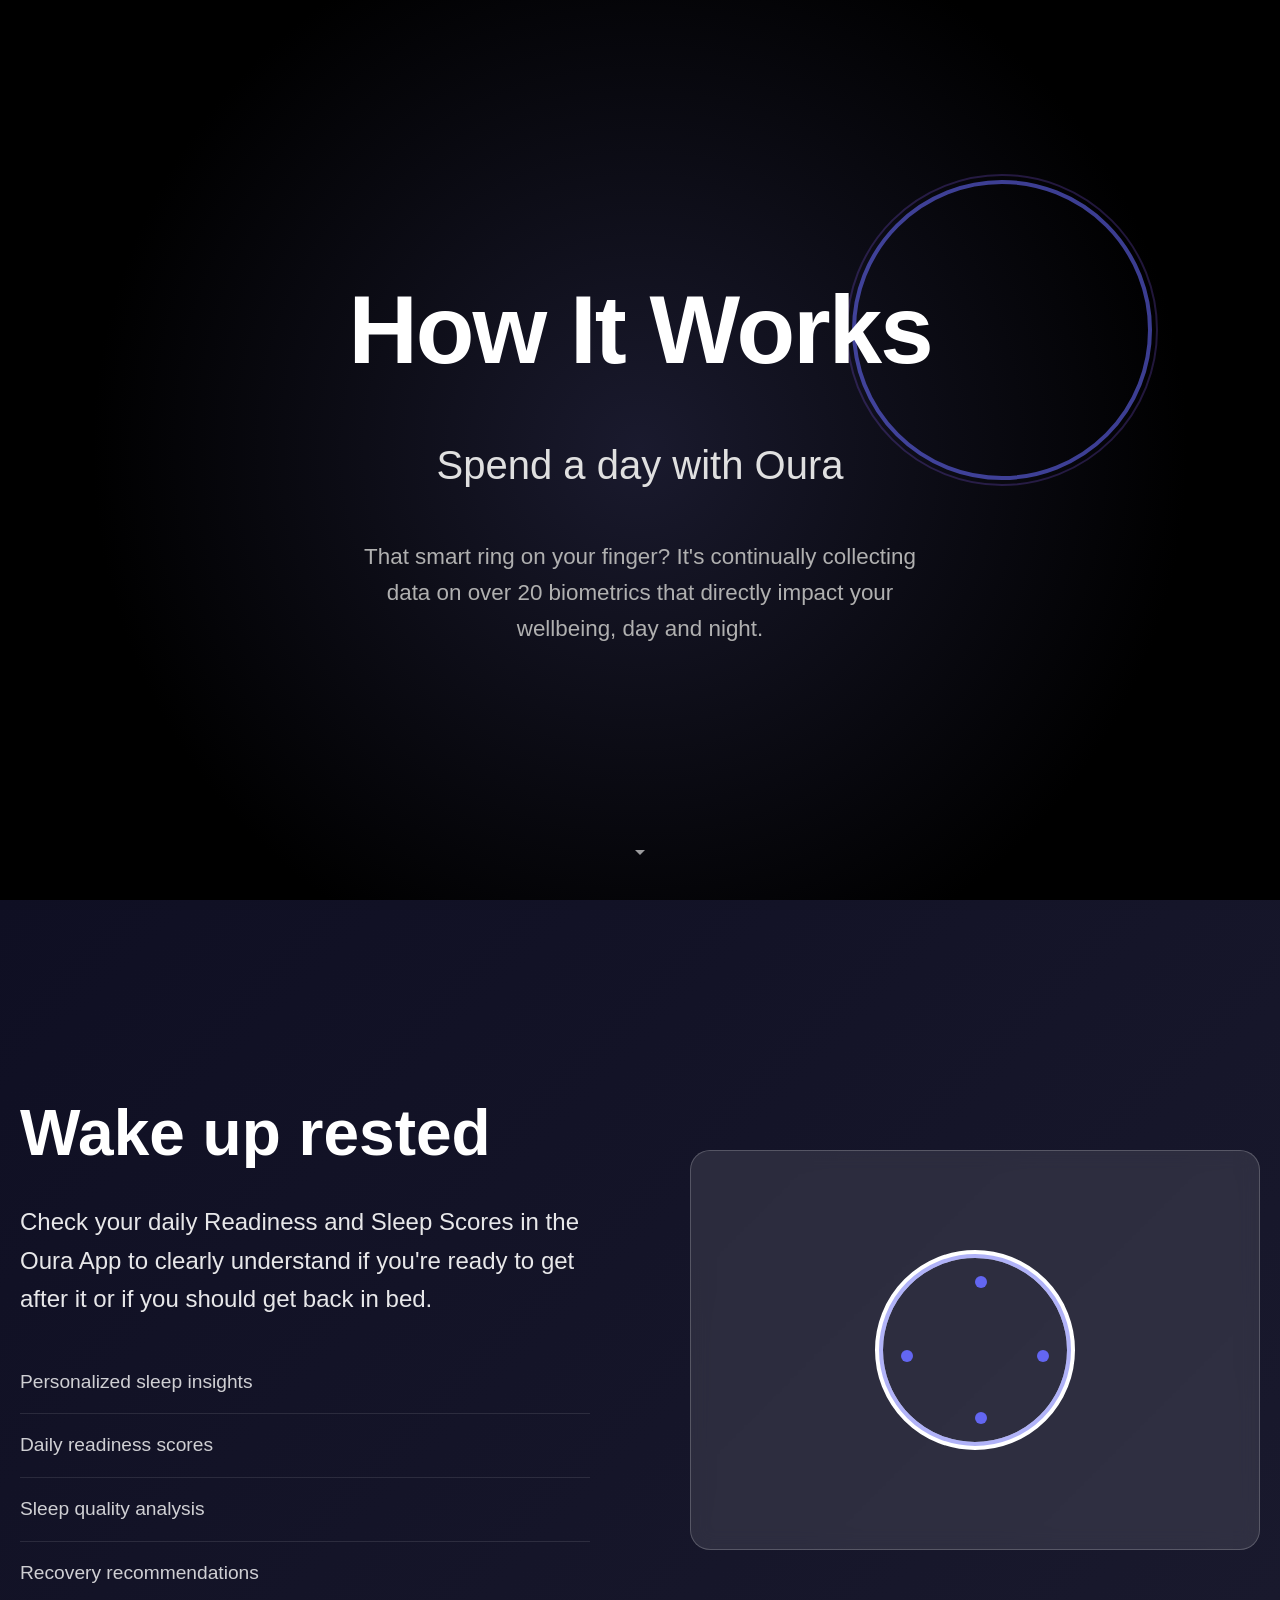
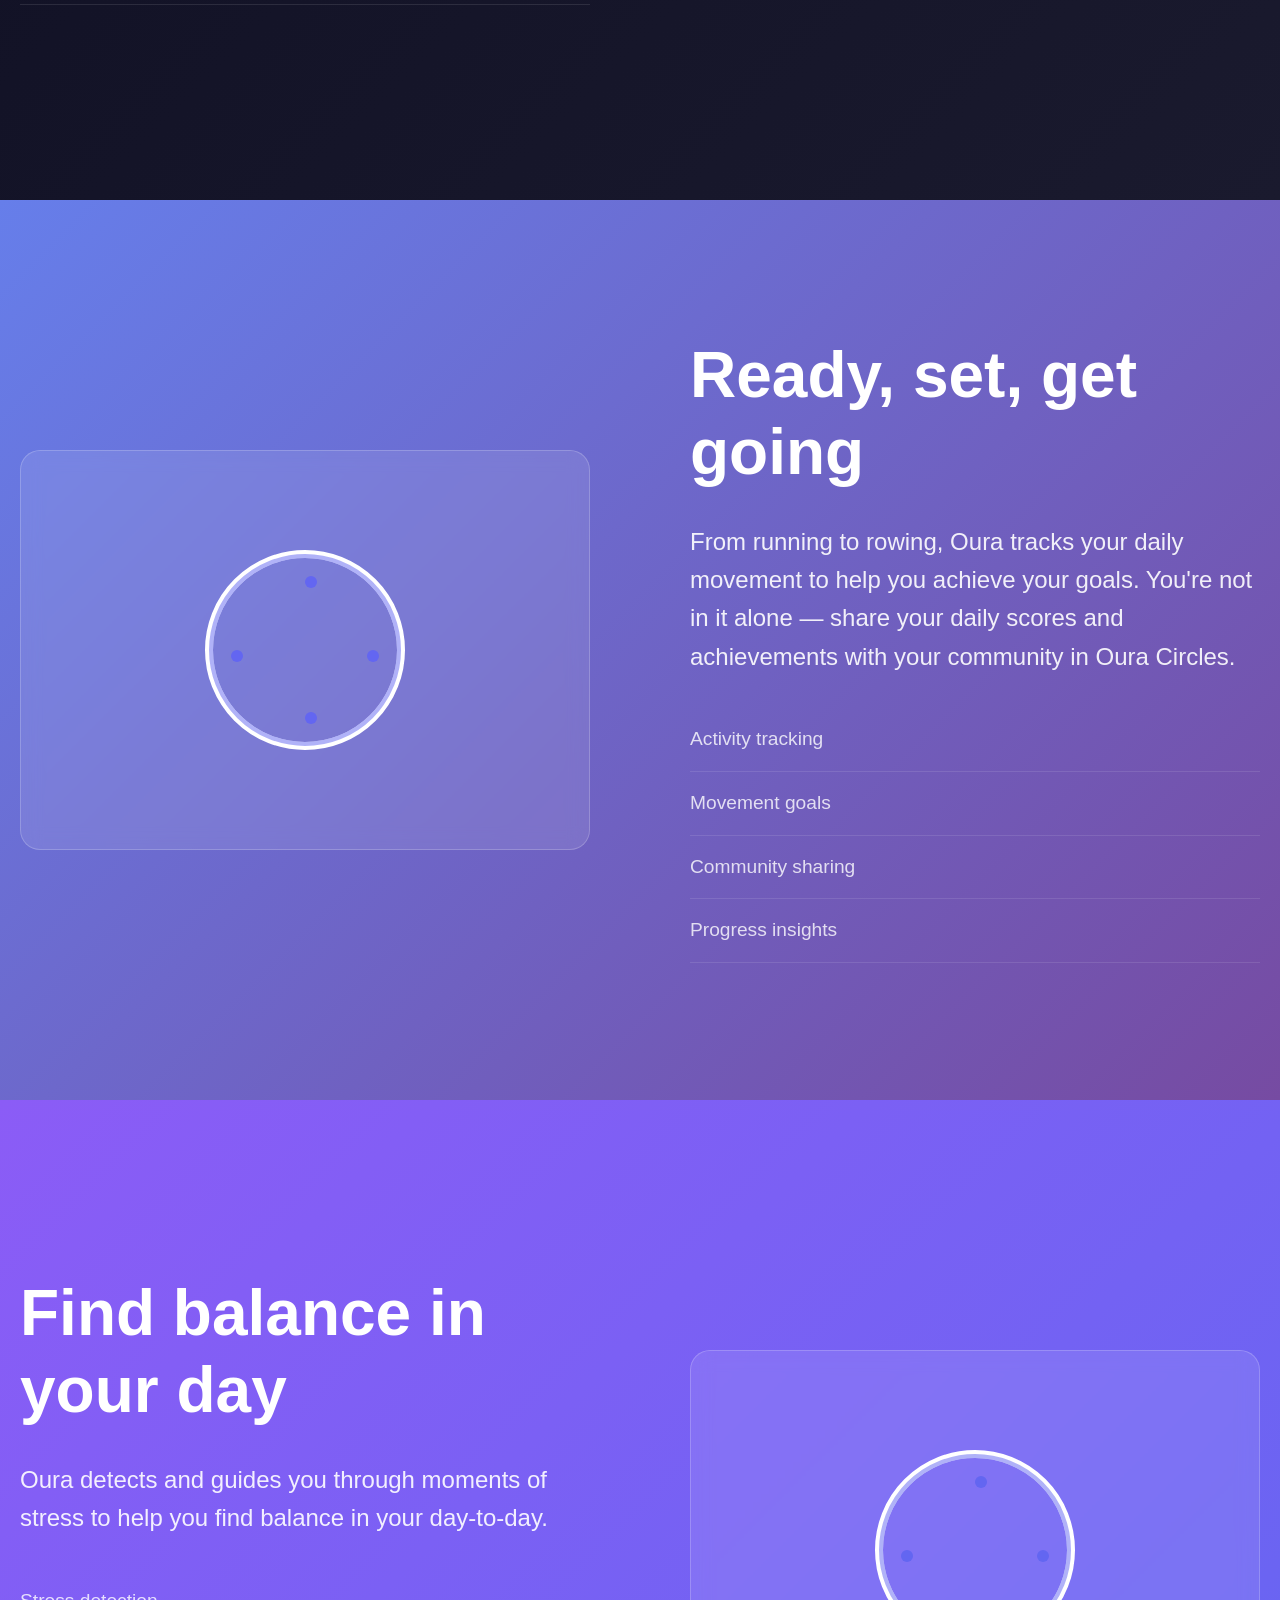
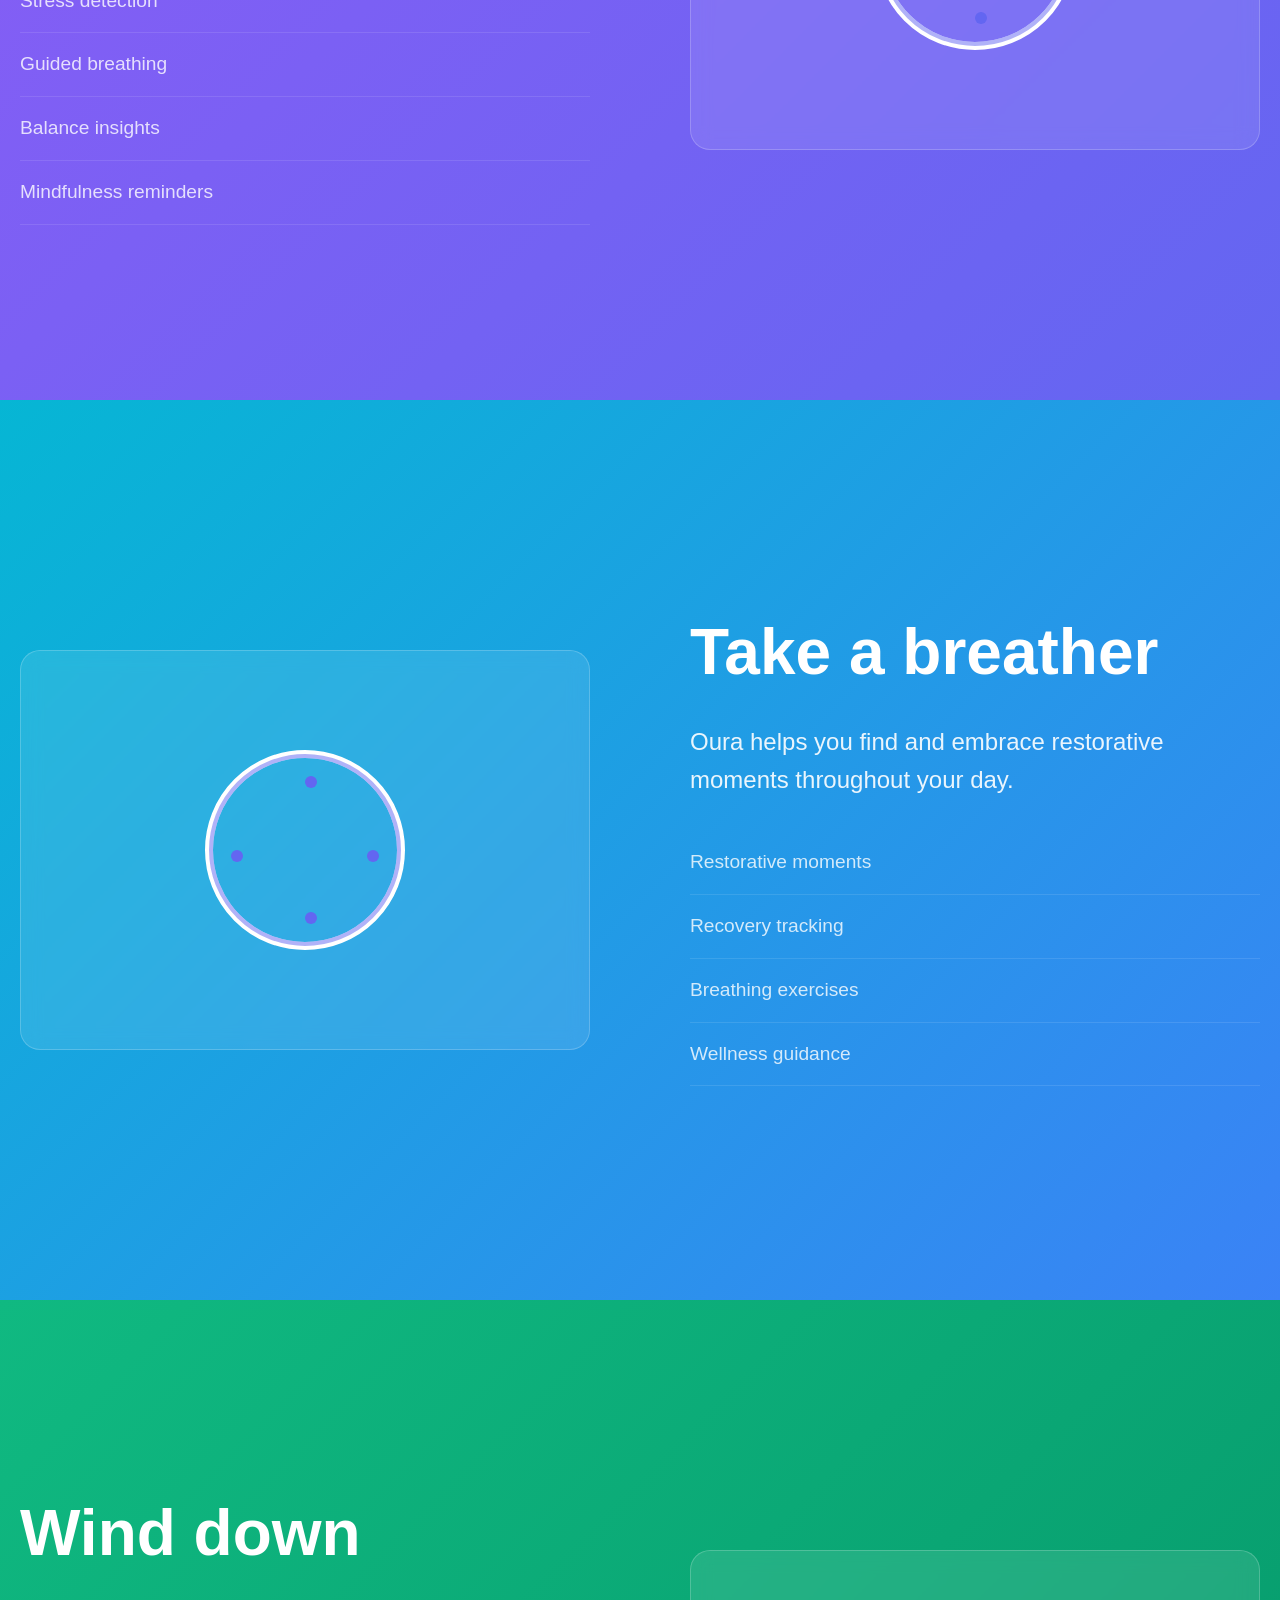
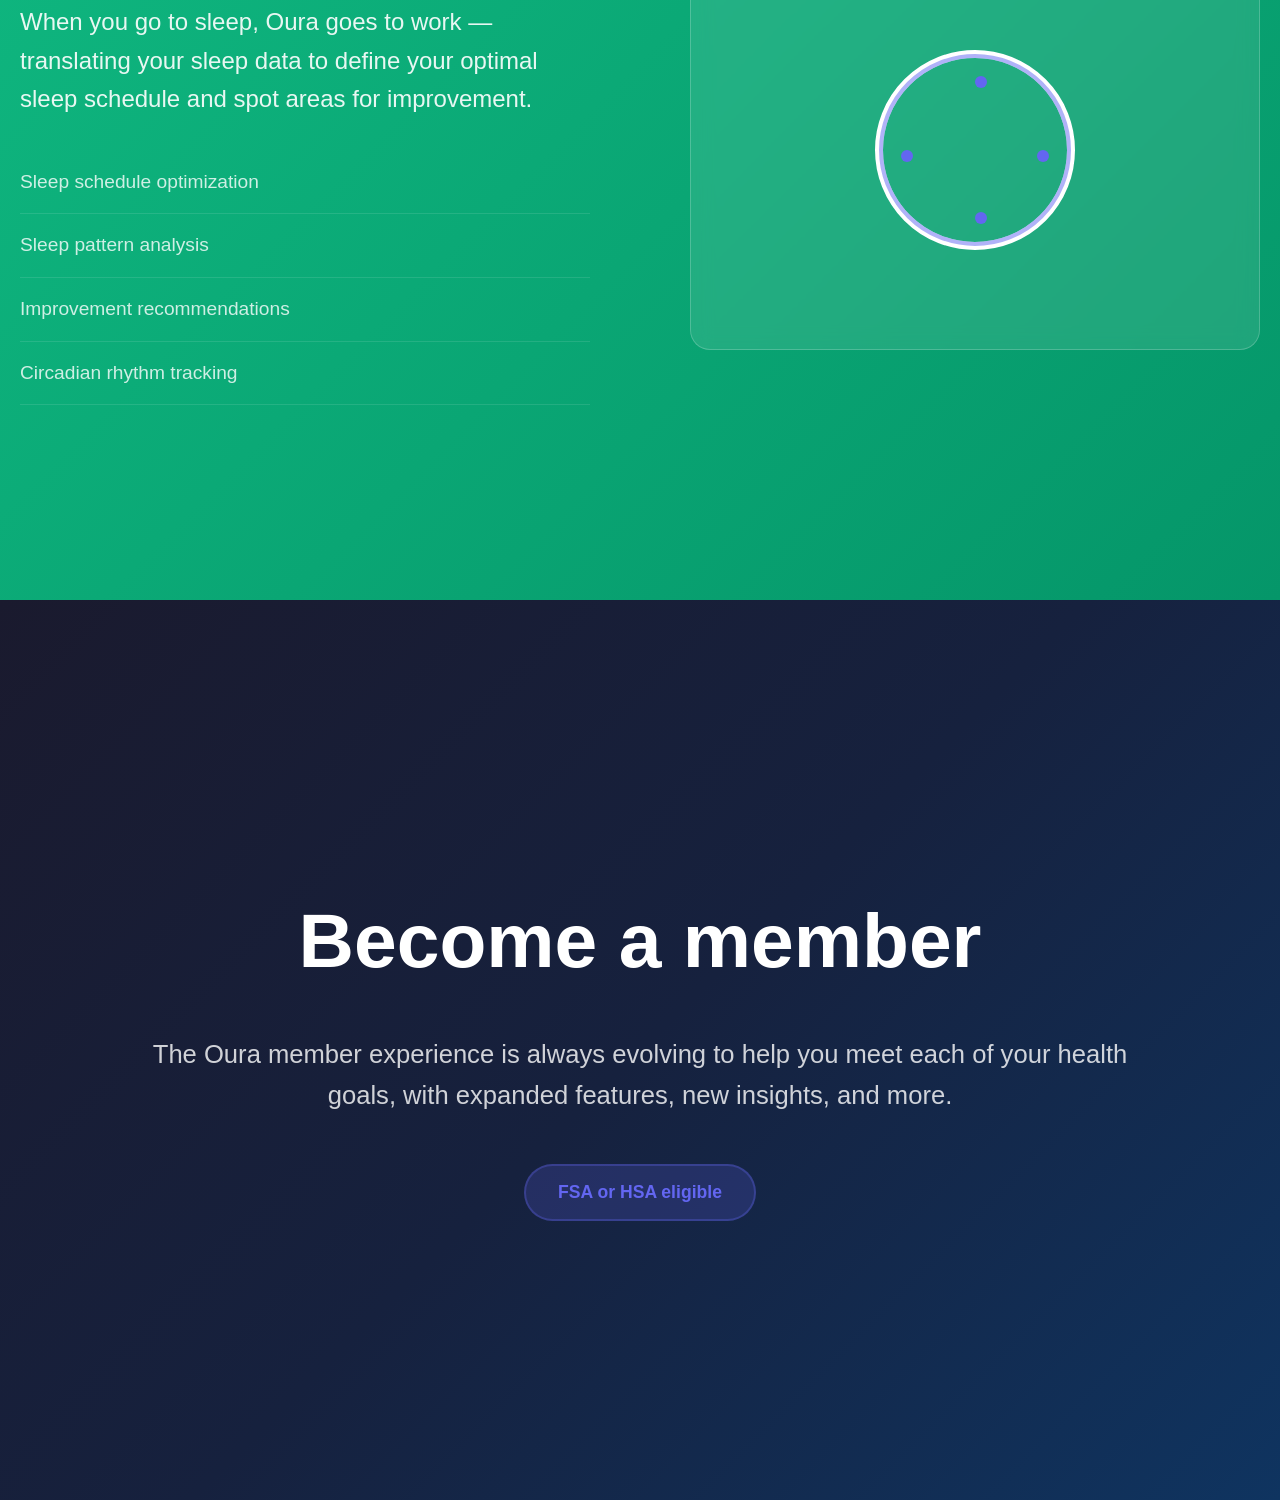
<file: oura_how_it_works.html>
<!DOCTYPE html>
<html lang="en">
<head>
    <meta charset="UTF-8">
    <meta name="viewport" content="width=device-width, initial-scale=1.0">
    <title>How It Works - Smart Ring Health Tracking</title>
    <style>
        * {
            margin: 0;
            padding: 0;
            box-sizing: border-box;
        }

        body {
            font-family: 'SF Pro Display', -apple-system, BlinkMacSystemFont, 'Segoe UI', Roboto, sans-serif;
            line-height: 1.6;
            color: #1a1a1a;
            background: #000;
            overflow-x: hidden;
        }

        .hero-section {
            height: 100vh;
            background: radial-gradient(circle at center, #1a1a2e 0%, #000000 70%);
            display: flex;
            align-items: center;
            justify-content: center;
            text-align: center;
            position: relative;
            overflow: hidden;
        }

        .hero-content {
            z-index: 10;
            max-width: 800px;
            padding: 0 20px;
            transform: translateY(30px);
            opacity: 0;
            animation: fadeInUp 1.5s ease-out 0.5s forwards;
        }

        .hero-title {
            font-size: clamp(3rem, 8vw, 6rem);
            font-weight: 700;
            color: #fff;
            margin-bottom: 2rem;
            letter-spacing: -0.02em;
        }

        .hero-subtitle {
            font-size: clamp(1.5rem, 4vw, 2.5rem);
            font-weight: 300;
            color: #e0e0e0;
            margin-bottom: 3rem;
            line-height: 1.3;
        }

        .hero-description {
            font-size: clamp(1.1rem, 2.5vw, 1.4rem);
            color: #b0b0b0;
            max-width: 600px;
            margin: 0 auto;
            line-height: 1.6;
        }

        /* 浮动的环形动画 */
        .floating-ring {
            position: absolute;
            width: 300px;
            height: 300px;
            border: 4px solid #6366f1;
            border-radius: 50%;
            top: 20%;
            right: 10%;
            opacity: 0.6;
            animation: float 6s ease-in-out infinite;
        }

        .floating-ring::before {
            content: '';
            position: absolute;
            top: -10px;
            left: -10px;
            right: -10px;
            bottom: -10px;
            border: 2px solid #8b5cf6;
            border-radius: 50%;
            opacity: 0.4;
            animation: pulse 4s ease-in-out infinite;
        }

        /* 内容章节 */
        .content-section {
            min-height: 100vh;
            display: flex;
            align-items: center;
            padding: 100px 20px;
            position: relative;
            overflow: hidden;
        }

        .section-dark {
            background: linear-gradient(135deg, #0f0f23 0%, #1a1a2e 100%);
        }

        .section-gradient {
            background: linear-gradient(135deg, #667eea 0%, #764ba2 100%);
        }

        .section-purple {
            background: linear-gradient(135deg, #8b5cf6 0%, #6366f1 100%);
        }

        .section-blue {
            background: linear-gradient(135deg, #06b6d4 0%, #3b82f6 100%);
        }

        .section-green {
            background: linear-gradient(135deg, #10b981 0%, #059669 100%);
        }

        .section-container {
            max-width: 1400px;
            margin: 0 auto;
            display: grid;
            grid-template-columns: 1fr 1fr;
            gap: 100px;
            align-items: center;
        }

        .section-content {
            opacity: 0;
            transform: translateX(-50px);
            transition: all 0.8s ease-out;
        }

        .section-content.animate {
            opacity: 1;
            transform: translateX(0);
        }

        .section-visual {
            opacity: 0;
            transform: translateX(50px);
            transition: all 0.8s ease-out;
        }

        .section-visual.animate {
            opacity: 1;
            transform: translateX(0);
        }

        .section-title {
            font-size: clamp(2.5rem, 5vw, 4rem);
            font-weight: 700;
            color: #fff;
            margin-bottom: 2rem;
            line-height: 1.2;
        }

        .section-description {
            font-size: clamp(1.2rem, 2.5vw, 1.5rem);
            color: rgba(255, 255, 255, 0.9);
            line-height: 1.6;
            margin-bottom: 2rem;
        }

        .section-features {
            list-style: none;
            margin-top: 2rem;
        }

        .section-features li {
            padding: 1rem 0;
            font-size: 1.2rem;
            color: rgba(255, 255, 255, 0.8);
            border-bottom: 1px solid rgba(255, 255, 255, 0.1);
            transition: all 0.3s ease;
        }

        .section-features li:hover {
            color: #fff;
            padding-left: 20px;
        }

        /* 视觉元素 */
        .visual-element {
            position: relative;
            height: 400px;
            background: rgba(255, 255, 255, 0.1);
            border-radius: 20px;
            backdrop-filter: blur(10px);
            border: 1px solid rgba(255, 255, 255, 0.2);
            display: flex;
            align-items: center;
            justify-content: center;
            overflow: hidden;
        }

        .ring-visualization {
            width: 200px;
            height: 200px;
            border: 8px solid #fff;
            border-radius: 50%;
            position: relative;
            animation: rotate 10s linear infinite;
        }

        .ring-visualization::before {
            content: '';
            position: absolute;
            top: -4px;
            left: -4px;
            right: -4px;
            bottom: -4px;
            border: 4px solid rgba(99, 102, 241, 0.5);
            border-radius: 50%;
            animation: pulse 3s ease-in-out infinite;
        }

        .data-points {
            position: absolute;
            width: 100%;
            height: 100%;
        }

        .data-point {
            position: absolute;
            width: 12px;
            height: 12px;
            background: #6366f1;
            border-radius: 50%;
            animation: dataPoint 4s ease-in-out infinite;
        }

        .data-point:nth-child(1) { top: 10%; left: 50%; animation-delay: 0s; }
        .data-point:nth-child(2) { top: 50%; right: 10%; animation-delay: 0.5s; }
        .data-point:nth-child(3) { bottom: 10%; left: 50%; animation-delay: 1s; }
        .data-point:nth-child(4) { top: 50%; left: 10%; animation-delay: 1.5s; }

        /* 成员部分 */
        .membership-section {
            min-height: 100vh;
            background: linear-gradient(135deg, #1a1a2e 0%, #16213e 50%, #0f3460 100%);
            display: flex;
            align-items: center;
            padding: 100px 20px;
            text-align: center;
        }

        .membership-container {
            max-width: 1000px;
            margin: 0 auto;
        }

        .membership-title {
            font-size: clamp(3rem, 6vw, 5rem);
            font-weight: 700;
            color: #fff;
            margin-bottom: 2rem;
        }

        .membership-description {
            font-size: clamp(1.2rem, 3vw, 1.6rem);
            color: rgba(255, 255, 255, 0.8);
            margin-bottom: 3rem;
            line-height: 1.6;
        }

        .membership-badge {
            display: inline-block;
            background: rgba(99, 102, 241, 0.2);
            color: #6366f1;
            padding: 0.8rem 2rem;
            border-radius: 50px;
            font-weight: 600;
            font-size: 1.1rem;
            border: 2px solid rgba(99, 102, 241, 0.3);
        }

        /* 响应式设计 */
        @media (max-width: 768px) {
            .section-container {
                grid-template-columns: 1fr;
                gap: 50px;
                text-align: center;
            }
            
            .floating-ring {
                display: none;
            }
            
            .section-content {
                transform: translateY(30px);
            }
            
            .section-content.animate {
                transform: translateY(0);
            }
            
            .section-visual {
                transform: translateY(30px);
                order: -1;
            }
            
            .section-visual.animate {
                transform: translateY(0);
            }
        }

        /* 动画关键帧 */
        @keyframes fadeInUp {
            to {
                opacity: 1;
                transform: translateY(0);
            }
        }

        @keyframes float {
            0%, 100% { transform: translateY(0) rotate(0deg); }
            50% { transform: translateY(-20px) rotate(180deg); }
        }

        @keyframes pulse {
            0%, 100% { transform: scale(1); opacity: 0.6; }
            50% { transform: scale(1.1); opacity: 0.8; }
        }

        @keyframes rotate {
            from { transform: rotate(0deg); }
            to { transform: rotate(360deg); }
        }

        @keyframes dataPoint {
            0%, 100% { transform: scale(1) translateY(0); opacity: 0.7; }
            50% { transform: scale(1.5) translateY(-10px); opacity: 1; }
        }

        /* 滚动指示器 */
        .scroll-indicator {
            position: absolute;
            bottom: 2rem;
            left: 50%;
            transform: translateX(-50%);
            color: rgba(255, 255, 255, 0.6);
            animation: bounce 2s infinite;
        }

        @keyframes bounce {
            0%, 20%, 50%, 80%, 100% { transform: translateX(-50%) translateY(0); }
            40% { transform: translateX(-50%) translateY(-10px); }
            60% { transform: translateX(-50%) translateY(-5px); }
        }
    </style>
</head>
<body>
    <!-- Hero Section -->
    <section class="hero-section">
        <div class="floating-ring"></div>
        <div class="hero-content">
            <h1 class="hero-title">How It Works</h1>
            <h2 class="hero-subtitle">Spend a day with Oura</h2>
            <p class="hero-description">
                That smart ring on your finger? It's continually collecting data on over 20 biometrics 
                that directly impact your wellbeing, day and night.
            </p>
        </div>
        <div class="scroll-indicator">
            <svg width="24" height="24" viewBox="0 0 24 24" fill="currentColor">
                <path d="M7 14l5 5 5-5z"/>
            </svg>
        </div>
    </section>

    <!-- Wake Up Section -->
    <section class="content-section section-dark">
        <div class="section-container">
            <div class="section-content">
                <h2 class="section-title">Wake up rested</h2>
                <p class="section-description">
                    Check your daily Readiness and Sleep Scores in the Oura App to clearly understand 
                    if you're ready to get after it or if you should get back in bed.
                </p>
                <ul class="section-features">
                    <li>Personalized sleep insights</li>
                    <li>Daily readiness scores</li>
                    <li>Sleep quality analysis</li>
                    <li>Recovery recommendations</li>
                </ul>
            </div>
            <div class="section-visual">
                <div class="visual-element">
                    <div class="ring-visualization">
                        <div class="data-points">
                            <div class="data-point"></div>
                            <div class="data-point"></div>
                            <div class="data-point"></div>
                            <div class="data-point"></div>
                        </div>
                    </div>
                </div>
            </div>
        </div>
    </section>

    <!-- Activity Section -->
    <section class="content-section section-gradient">
        <div class="section-container">
            <div class="section-visual">
                <div class="visual-element">
                    <div class="ring-visualization">
                        <div class="data-points">
                            <div class="data-point"></div>
                            <div class="data-point"></div>
                            <div class="data-point"></div>
                            <div class="data-point"></div>
                        </div>
                    </div>
                </div>
            </div>
            <div class="section-content">
                <h2 class="section-title">Ready, set, get going</h2>
                <p class="section-description">
                    From running to rowing, Oura tracks your daily movement to help you achieve your goals. 
                    You're not in it alone — share your daily scores and achievements with your community in Oura Circles.
                </p>
                <ul class="section-features">
                    <li>Activity tracking</li>
                    <li>Movement goals</li>
                    <li>Community sharing</li>
                    <li>Progress insights</li>
                </ul>
            </div>
        </div>
    </section>

    <!-- Balance Section -->
    <section class="content-section section-purple">
        <div class="section-container">
            <div class="section-content">
                <h2 class="section-title">Find balance in your day</h2>
                <p class="section-description">
                    Oura detects and guides you through moments of stress to help you find balance in your day-to-day.
                </p>
                <ul class="section-features">
                    <li>Stress detection</li>
                    <li>Guided breathing</li>
                    <li>Balance insights</li>
                    <li>Mindfulness reminders</li>
                </ul>
            </div>
            <div class="section-visual">
                <div class="visual-element">
                    <div class="ring-visualization">
                        <div class="data-points">
                            <div class="data-point"></div>
                            <div class="data-point"></div>
                            <div class="data-point"></div>
                            <div class="data-point"></div>
                        </div>
                    </div>
                </div>
            </div>
        </div>
    </section>

    <!-- Rest Section -->
    <section class="content-section section-blue">
        <div class="section-container">
            <div class="section-visual">
                <div class="visual-element">
                    <div class="ring-visualization">
                        <div class="data-points">
                            <div class="data-point"></div>
                            <div class="data-point"></div>
                            <div class="data-point"></div>
                            <div class="data-point"></div>
                        </div>
                    </div>
                </div>
            </div>
            <div class="section-content">
                <h2 class="section-title">Take a breather</h2>
                <p class="section-description">
                    Oura helps you find and embrace restorative moments throughout your day.
                </p>
                <ul class="section-features">
                    <li>Restorative moments</li>
                    <li>Recovery tracking</li>
                    <li>Breathing exercises</li>
                    <li>Wellness guidance</li>
                </ul>
            </div>
        </div>
    </section>

    <!-- Sleep Section -->
    <section class="content-section section-green">
        <div class="section-container">
            <div class="section-content">
                <h2 class="section-title">Wind down</h2>
                <p class="section-description">
                    When you go to sleep, Oura goes to work — translating your sleep data to define your 
                    optimal sleep schedule and spot areas for improvement.
                </p>
                <ul class="section-features">
                    <li>Sleep schedule optimization</li>
                    <li>Sleep pattern analysis</li>
                    <li>Improvement recommendations</li>
                    <li>Circadian rhythm tracking</li>
                </ul>
            </div>
            <div class="section-visual">
                <div class="visual-element">
                    <div class="ring-visualization">
                        <div class="data-points">
                            <div class="data-point"></div>
                            <div class="data-point"></div>
                            <div class="data-point"></div>
                            <div class="data-point"></div>
                        </div>
                    </div>
                </div>
            </div>
        </div>
    </section>

    <!-- Membership Section -->
    <section class="membership-section">
        <div class="membership-container">
            <h2 class="membership-title">Become a member</h2>
            <p class="membership-description">
                The Oura member experience is always evolving to help you meet each of your health goals, 
                with expanded features, new insights, and more.
            </p>
            <div class="membership-badge">FSA or HSA eligible</div>
        </div>
    </section>

    <script>
        // 滚动动画
        const observerOptions = {
            threshold: 0.3,
            rootMargin: '0px 0px -100px 0px'
        };

        const observer = new IntersectionObserver((entries) => {
            entries.forEach(entry => {
                if (entry.isIntersecting) {
                    const content = entry.target.querySelector('.section-content');
                    const visual = entry.target.querySelector('.section-visual');
                    
                    if (content) content.classList.add('animate');
                    if (visual) visual.classList.add('animate');
                }
            });
        }, observerOptions);

        // 观察所有内容部分
        document.querySelectorAll('.content-section').forEach(section => {
            observer.observe(section);
        });

        // 平滑滚动
        document.addEventListener('DOMContentLoaded', function() {
            // 添加滚动指示器点击事件
            const scrollIndicator = document.querySelector('.scroll-indicator');
            if (scrollIndicator) {
                scrollIndicator.addEventListener('click', () => {
                    const firstSection = document.querySelector('.content-section');
                    if (firstSection) {
                        firstSection.scrollIntoView({ 
                            behavior: 'smooth',
                            block: 'start'
                        });
                    }
                });
            }

            // 鼠标滚轮优化
            let isScrolling = false;
            document.addEventListener('wheel', (e) => {
                if (!isScrolling) {
                    isScrolling = true;
                    setTimeout(() => {
                        isScrolling = false;
                    }, 1000);
                }
            });
        });

        // 添加视差效果
        window.addEventListener('scroll', () => {
            const scrolled = window.pageYOffset;
            const parallax = document.querySelector('.floating-ring');
            if (parallax) {
                const speed = scrolled * 0.5;
                parallax.style.transform = `translateY(${speed}px) rotate(${scrolled * 0.1}deg)`;
            }
        });
    </script>
</body>
</html>
</file>
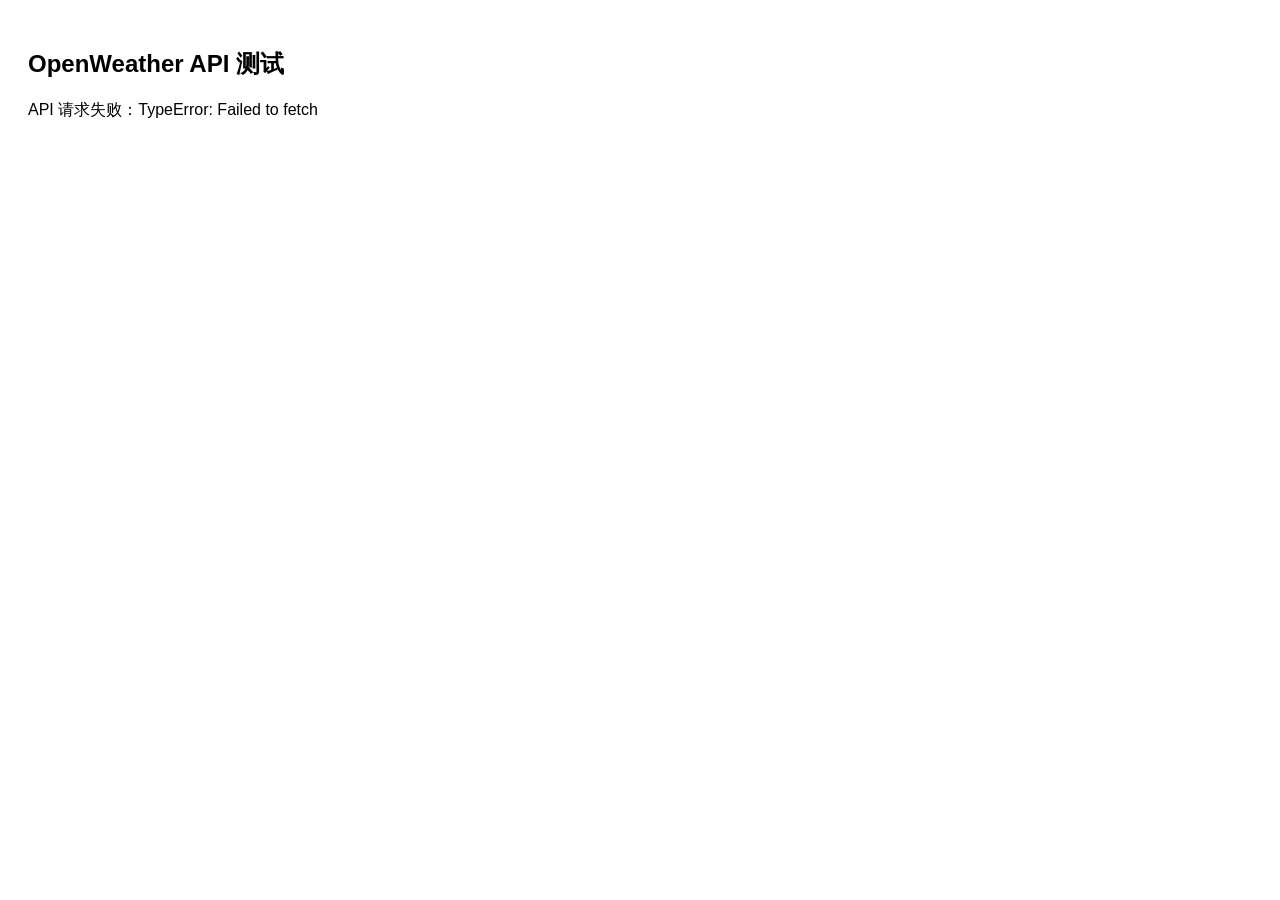
<file: testapi.html>
<!DOCTYPE html>
<html lang="en">
<head>
  <meta charset="UTF-8">
  <title>Weather API Test</title>
</head>
<body style="font-family: Arial, sans-serif; padding: 20px;">

<h2>OpenWeather API 测试</h2>
<div id="result">Loading...</div>

<script>
  const API_KEY = "3e08267a6a1d9c62c0195fe25593f4af"; // 你的 API key
  const CITY = "Kuala Lumpur";

  fetch(`https://api.openweathermap.org/data/2.5/weather?q=${CITY}&units=metric&appid=${API_KEY}`)
    .then(response => response.json())
    .then(data => {
      console.log("API 返回：", data);

      if (data.cod !== 200) {
        document.getElementById("result").innerHTML = "API 错误：" + data.message;
        return;
      }

      let weatherDesc = data.weather && data.weather.length > 0 ? data.weather[0].description : "无";
      let icon = data.weather && data.weather.length > 0 ? data.weather[0].icon : "";

      document.getElementById("result").innerHTML = `
        <p>城市：${data.name}</p>
        <p>天气：${weatherDesc}</p>
        <p>温度：${data.main.temp}°C</p>
        <p>湿度：${data.main.humidity}%</p>
        <p>风速：${data.wind.speed} m/s</p>
        ${icon ? `<img src="https://openweathermap.org/img/wn/${icon}@2x.png" alt="icon">` : ""}
      `;
    })
    .catch(err => {
      document.getElementById("result").innerHTML = "API 请求失败：" + err;
    });
</script>

</body>
</html>
</file>
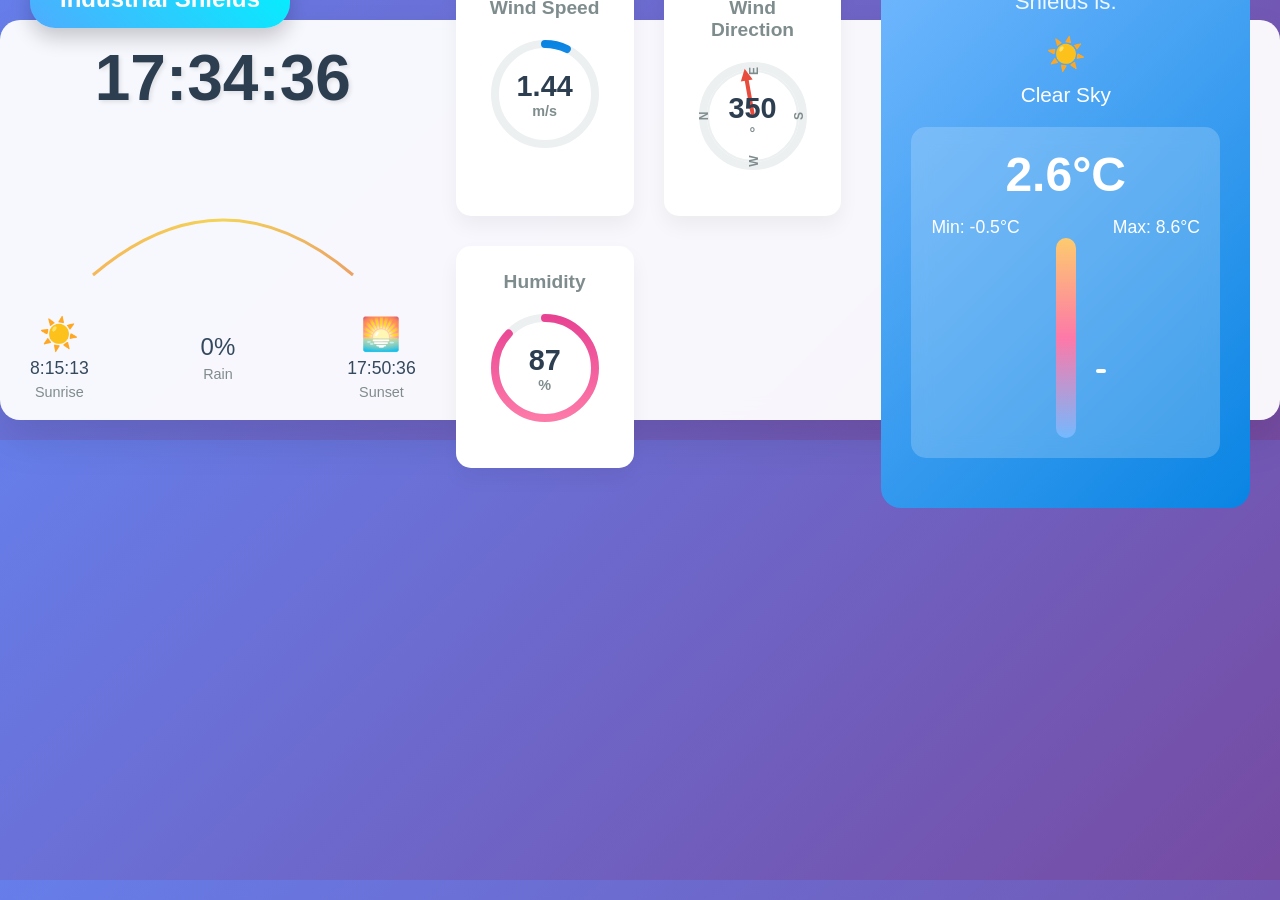
<file: weather_dashboard.html>
<!DOCTYPE html>
<html lang="en">
<head>
    <meta charset="UTF-8">
    <meta name="viewport" content="width=device-width, initial-scale=1.0">
    <title>Industrial Shields Weather Dashboard</title>
    <style>
        * {
            margin: 0;
            padding: 0;
            box-sizing: border-box;
        }

        body {
            font-family: 'Segoe UI', Tahoma, Geneva, Verdana, sans-serif;
            background: linear-gradient(135deg, #667eea 0%, #764ba2 100%);
            margin: 0;
            padding: 20px 0;
        }

        .weather-dashboard {
            width: 100%;
            max-width: 1400px;
            margin: 0 auto;
            background: rgba(255, 255, 255, 0.95);
            border-radius: 20px;
            padding: 30px;
            box-shadow: 0 20px 40px rgba(0, 0, 0, 0.1);
            backdrop-filter: blur(10px);
            height: 400px;
            display: flex;
            align-items: center;
            justify-content: space-between;
            gap: 40px;
        }

        .header {
            position: absolute;
            top: -50px;
            left: 30px;
            background: linear-gradient(45deg, #4facfe 0%, #00f2fe 100%);
            color: white;
            padding: 15px 30px;
            border-radius: 25px;
            font-size: 24px;
            font-weight: bold;
            box-shadow: 0 10px 20px rgba(0, 0, 0, 0.2);
        }

        .time-section {
            flex: 1;
            text-align: center;
            position: relative;
        }

        .current-time {
            font-size: 4rem;
            font-weight: bold;
            color: #2c3e50;
            margin-bottom: 30px;
            text-shadow: 2px 2px 4px rgba(0, 0, 0, 0.1);
        }

        .sun-path {
            position: relative;
            width: 300px;
            height: 150px;
            margin: 0 auto;
        }

        .sun-path svg {
            width: 100%;
            height: 100%;
        }

        .sun-times {
            display: flex;
            justify-content: space-between;
            align-items: center;
            margin-top: 20px;
            font-size: 1.1rem;
            color: #34495e;
        }

        .sun-time {
            display: flex;
            flex-direction: column;
            align-items: center;
            gap: 5px;
        }

        .weather-metrics {
            flex: 1;
            display: grid;
            grid-template-columns: 1fr 1fr;
            gap: 30px;
        }

        .metric-card {
            background: white;
            border-radius: 15px;
            padding: 25px;
            box-shadow: 0 10px 20px rgba(0, 0, 0, 0.05);
            text-align: center;
            transition: transform 0.3s ease, box-shadow 0.3s ease;
        }

        .metric-card:hover {
            transform: translateY(-5px);
            box-shadow: 0 15px 30px rgba(0, 0, 0, 0.1);
        }

        .metric-title {
            font-size: 1.2rem;
            color: #7f8c8d;
            margin-bottom: 15px;
            font-weight: 600;
        }

        .gauge {
            position: relative;
            width: 120px;
            height: 120px;
            margin: 0 auto 15px;
        }

        .gauge svg {
            width: 100%;
            height: 100%;
            transform: rotate(-90deg);
        }

        .gauge-bg {
            fill: none;
            stroke: #ecf0f1;
            stroke-width: 8;
        }

        .gauge-fill {
            fill: none;
            stroke-width: 8;
            stroke-linecap: round;
            transition: stroke-dashoffset 1s ease;
        }

        .gauge-value {
            position: absolute;
            top: 50%;
            left: 50%;
            transform: translate(-50%, -50%);
            font-size: 1.8rem;
            font-weight: bold;
            color: #2c3e50;
        }

        .gauge-unit {
            font-size: 0.9rem;
            color: #7f8c8d;
        }

        .wind-direction-indicator {
            position: absolute;
            top: 50%;
            left: 50%;
            width: 4px;
            height: 40px;
            background: #e74c3c;
            transform-origin: bottom center;
            border-radius: 2px;
            transition: transform 1s ease;
        }

        .wind-direction-indicator::before {
            content: '';
            position: absolute;
            top: -8px;
            left: -4px;
            border-left: 6px solid transparent;
            border-right: 6px solid transparent;
            border-bottom: 12px solid #e74c3c;
        }

        .weather-info {
            flex: 0.8;
            background: linear-gradient(135deg, #74b9ff, #0984e3);
            border-radius: 20px;
            padding: 30px;
            color: white;
            text-align: center;
        }

        .weather-status {
            font-size: 1.4rem;
            margin-bottom: 20px;
            opacity: 0.9;
        }

        .temperature-display {
            background: rgba(255, 255, 255, 0.2);
            border-radius: 15px;
            padding: 20px;
            margin: 20px 0;
            backdrop-filter: blur(10px);
        }

        .current-temp {
            font-size: 3rem;
            font-weight: bold;
            margin-bottom: 10px;
        }

        .temp-range {
            display: flex;
            justify-content: space-between;
            font-size: 1.1rem;
            margin-top: 15px;
        }

        .temp-bar {
            width: 20px;
            height: 200px;
            background: linear-gradient(to top, #74b9ff 0%, #fd79a8 50%, #fdcb6e 100%);
            border-radius: 10px;
            position: relative;
            margin: 0 auto;
        }

        .temp-indicator {
            position: absolute;
            right: -30px;
            width: 10px;
            height: 4px;
            background: white;
            border-radius: 2px;
            transition: top 1s ease;
        }

        .humidity-gradient {
            stroke: url(#humidityGradient);
        }

        .wind-speed-gradient {
            stroke: url(#windGradient);
        }

        @keyframes pulse {
            0%, 100% { transform: scale(1); }
            50% { transform: scale(1.05); }
        }

        .metric-card:hover {
            animation: pulse 2s infinite;
        }

        @media (max-width: 1200px) {
            .weather-dashboard {
                flex-direction: column;
                height: auto;
                gap: 30px;
            }
            
            .weather-metrics {
                grid-template-columns: repeat(auto-fit, minmax(200px, 1fr));
            }
        }
    </style>
</head>
<body>
    <div class="weather-dashboard">
        <div class="header">Industrial Shields</div>
        
        <div class="time-section">
            <div class="current-time" id="currentTime">9:24:44</div>
            
            <div class="sun-path">
                <svg viewBox="0 0 300 150">
                    <defs>
                        <linearGradient id="sunPathGradient" x1="0%" y1="0%" x2="100%" y2="0%">
                            <stop offset="0%" style="stop-color:#f39c12;stop-opacity:1" />
                            <stop offset="50%" style="stop-color:#f1c40f;stop-opacity:1" />
                            <stop offset="100%" style="stop-color:#e67e22;stop-opacity:1" />
                        </linearGradient>
                    </defs>
                    <path d="M 20 130 Q 150 20 280 130" stroke="url(#sunPathGradient)" stroke-width="3" fill="none" opacity="0.7"/>
                    <circle id="sunPosition" r="8" fill="#f39c12" cx="150" cy="75">
                        <animateMotion dur="30s" repeatCount="indefinite">
                            <mpath href="#sunPath"/>
                        </animateMotion>
                    </circle>
                    <path id="sunPath" d="M 20 130 Q 150 20 280 130" stroke="none" fill="none"/>
                </svg>
            </div>
            
            <div class="sun-times">
                <div class="sun-time">
                    <div style="font-size: 2rem;">☀️</div>
                    <div>8:15:13</div>
                    <div style="font-size: 0.9rem; color: #7f8c8d;">Sunrise</div>
                </div>
                <div class="sun-time">
                    <div style="font-size: 1.5rem;">0%</div>
                    <div style="font-size: 0.9rem; color: #7f8c8d;">Rain</div>
                </div>
                <div class="sun-time">
                    <div style="font-size: 2rem;">🌅</div>
                    <div>17:50:36</div>
                    <div style="font-size: 0.9rem; color: #7f8c8d;">Sunset</div>
                </div>
            </div>
        </div>

        <div class="weather-metrics">
            <div class="metric-card">
                <div class="metric-title">Wind Speed</div>
                <div class="gauge">
                    <svg viewBox="0 0 120 120">
                        <defs>
                            <linearGradient id="windGradient" x1="0%" y1="0%" x2="100%" y2="0%">
                                <stop offset="0%" style="stop-color:#74b9ff;stop-opacity:1" />
                                <stop offset="100%" style="stop-color:#0984e3;stop-opacity:1" />
                            </linearGradient>
                        </defs>
                        <circle cx="60" cy="60" r="50" class="gauge-bg"/>
                        <circle cx="60" cy="60" r="50" class="gauge-fill wind-speed-gradient" 
                                stroke-dasharray="314" stroke-dashoffset="310" id="windSpeedGauge"/>
                    </svg>
                    <div class="gauge-value">
                        <span id="windSpeedValue">1.44</span>
                        <div class="gauge-unit">m/s</div>
                    </div>
                </div>
            </div>

            <div class="metric-card">
                <div class="metric-title">Wind Direction</div>
                <div class="gauge">
                    <svg viewBox="0 0 120 120">
                        <circle cx="60" cy="60" r="50" class="gauge-bg"/>
                        <circle cx="60" cy="60" r="45" fill="none" stroke="#ecf0f1" stroke-width="2"/>
                        <!-- Compass directions -->
                        <text x="60" y="15" text-anchor="middle" fill="#7f8c8d" font-size="12" font-weight="bold">N</text>
                        <text x="105" y="65" text-anchor="middle" fill="#7f8c8d" font-size="12" font-weight="bold">E</text>
                        <text x="60" y="110" text-anchor="middle" fill="#7f8c8d" font-size="12" font-weight="bold">S</text>
                        <text x="15" y="65" text-anchor="middle" fill="#7f8c8d" font-size="12" font-weight="bold">W</text>
                    </svg>
                    <div class="wind-direction-indicator" id="windDirectionArrow"></div>
                    <div class="gauge-value">
                        <span id="windDirectionValue">350</span>
                        <div class="gauge-unit">°</div>
                    </div>
                </div>
            </div>

            <div class="metric-card">
                <div class="metric-title">Humidity</div>
                <div class="gauge">
                    <svg viewBox="0 0 120 120">
                        <defs>
                            <linearGradient id="humidityGradient" x1="0%" y1="0%" x2="100%" y2="0%">
                                <stop offset="0%" style="stop-color:#fd79a8;stop-opacity:1" />
                                <stop offset="100%" style="stop-color:#e84393;stop-opacity:1" />
                            </linearGradient>
                        </defs>
                        <circle cx="60" cy="60" r="50" class="gauge-bg"/>
                        <circle cx="60" cy="60" r="50" class="gauge-fill humidity-gradient" 
                                stroke-dasharray="314" stroke-dashoffset="87" id="humidityGauge"/>
                    </svg>
                    <div class="gauge-value">
                        <span id="humidityValue">87</span>
                        <div class="gauge-unit">%</div>
                    </div>
                </div>
            </div>
        </div>

        <div class="weather-info">
            <div class="weather-status">The weather in Industrial Shields is:</div>
            <div style="font-size: 2rem; margin: 10px 0;">☀️</div>
            <div style="font-size: 1.3rem; margin-bottom: 20px;">Clear Sky</div>
            
            <div class="temperature-display">
                <div class="current-temp" id="currentTemp">2.6°C</div>
                <div class="temp-range">
                    <div>Min: <span id="minTemp">-0.5°C</span></div>
                    <div>Max: <span id="maxTemp">8.6°C</span></div>
                </div>
                <div class="temp-bar">
                    <div class="temp-indicator" id="tempIndicator"></div>
                </div>
            </div>
        </div>
    </div>

    <script>
        // Sample API data structure - replace with your actual API endpoint
        const sampleApiData = {
            temperature: 2.6,
            minTemp: -0.5,
            maxTemp: 8.6,
            humidity: 87,
            windSpeed: 1.44,
            windDirection: 350,
            weatherCondition: 'clear',
            location: 'Industrial Shields'
        };

        function updateTime() {
            const now = new Date();
            const timeString = now.toLocaleTimeString('en-US', { 
                hour12: false,
                hour: '2-digit',
                minute: '2-digit',
                second: '2-digit'
            });
            document.getElementById('currentTime').textContent = timeString;
        }

        function updateGauge(gaugeId, value, maxValue = 100) {
            const gauge = document.getElementById(gaugeId);
            const circumference = 314; // 2 * π * 50
            const offset = circumference - (value / maxValue) * circumference;
            gauge.style.strokeDashoffset = offset;
        }

        function updateWindDirection(degrees) {
            const arrow = document.getElementById('windDirectionArrow');
            arrow.style.transform = `translate(-50%, -100%) rotate(${degrees}deg)`;
        }

        function updateTemperatureIndicator(temp, minTemp, maxTemp) {
            const indicator = document.getElementById('tempIndicator');
            const range = maxTemp - minTemp;
            const position = ((temp - minTemp) / range) * 200;
            const topPosition = 200 - position;
            indicator.style.top = `${Math.max(0, Math.min(200, topPosition))}px`;
        }

        function updateWeatherData(data) {
            // Update temperature
            document.getElementById('currentTemp').textContent = `${data.temperature}°C`;
            document.getElementById('minTemp').textContent = `${data.minTemp}°C`;
            document.getElementById('maxTemp').textContent = `${data.maxTemp}°C`;
            updateTemperatureIndicator(data.temperature, data.minTemp, data.maxTemp);

            // Update humidity
            document.getElementById('humidityValue').textContent = data.humidity;
            updateGauge('humidityGauge', data.humidity);

            // Update wind speed
            document.getElementById('windSpeedValue').textContent = data.windSpeed;
            updateGauge('windSpeedGauge', data.windSpeed, 20); // Max wind speed 20 m/s

            // Update wind direction
            document.getElementById('windDirectionValue').textContent = data.windDirection;
            updateWindDirection(data.windDirection);
        }

        // Function to fetch data from your API
        async function fetchWeatherData() {
            try {
                // Replace this URL with your actual API endpoint
                // const response = await fetch('YOUR_API_ENDPOINT_HERE');
                // const data = await response.json();
                
                // For demo purposes, using sample data with some randomization
                const data = {
                    ...sampleApiData,
                    temperature: sampleApiData.temperature + (Math.random() - 0.5) * 2,
                    humidity: Math.max(0, Math.min(100, sampleApiData.humidity + (Math.random() - 0.5) * 10)),
                    windSpeed: Math.max(0, sampleApiData.windSpeed + (Math.random() - 0.5) * 1),
                    windDirection: (sampleApiData.windDirection + Math.random() * 20) % 360
                };
                
                updateWeatherData(data);
            } catch (error) {
                console.error('Error fetching weather data:', error);
            }
        }

        // Initialize the dashboard
        function initDashboard() {
            updateTime();
            updateWeatherData(sampleApiData);
            
            // Update time every second
            setInterval(updateTime, 1000);
            
            // Update weather data every 30 seconds (adjust as needed)
            setInterval(fetchWeatherData, 30000);
        }

        // Start the dashboard when page loads
        window.addEventListener('load', initDashboard);

        // To integrate with your API, simply replace the fetchWeatherData function
        // with a call to your actual endpoint and map the response to the expected format:
        /*
        async function fetchWeatherData() {
            try {
                const response = await fetch('YOUR_API_ENDPOINT');
                const apiData = await response.json();
                
                const data = {
                    temperature: apiData.your_temp_field,
                    minTemp: apiData.your_min_temp_field,
                    maxTemp: apiData.your_max_temp_field,
                    humidity: apiData.your_humidity_field,
                    windSpeed: apiData.your_wind_speed_field,
                    windDirection: apiData.your_wind_direction_field,
                    weatherCondition: apiData.your_weather_condition_field,
                    location: apiData.your_location_field
                };
                
                updateWeatherData(data);
            } catch (error) {
                console.error('Error fetching weather data:', error);
            }
        }
        */
    </script>
</body>
</html>
</file>
